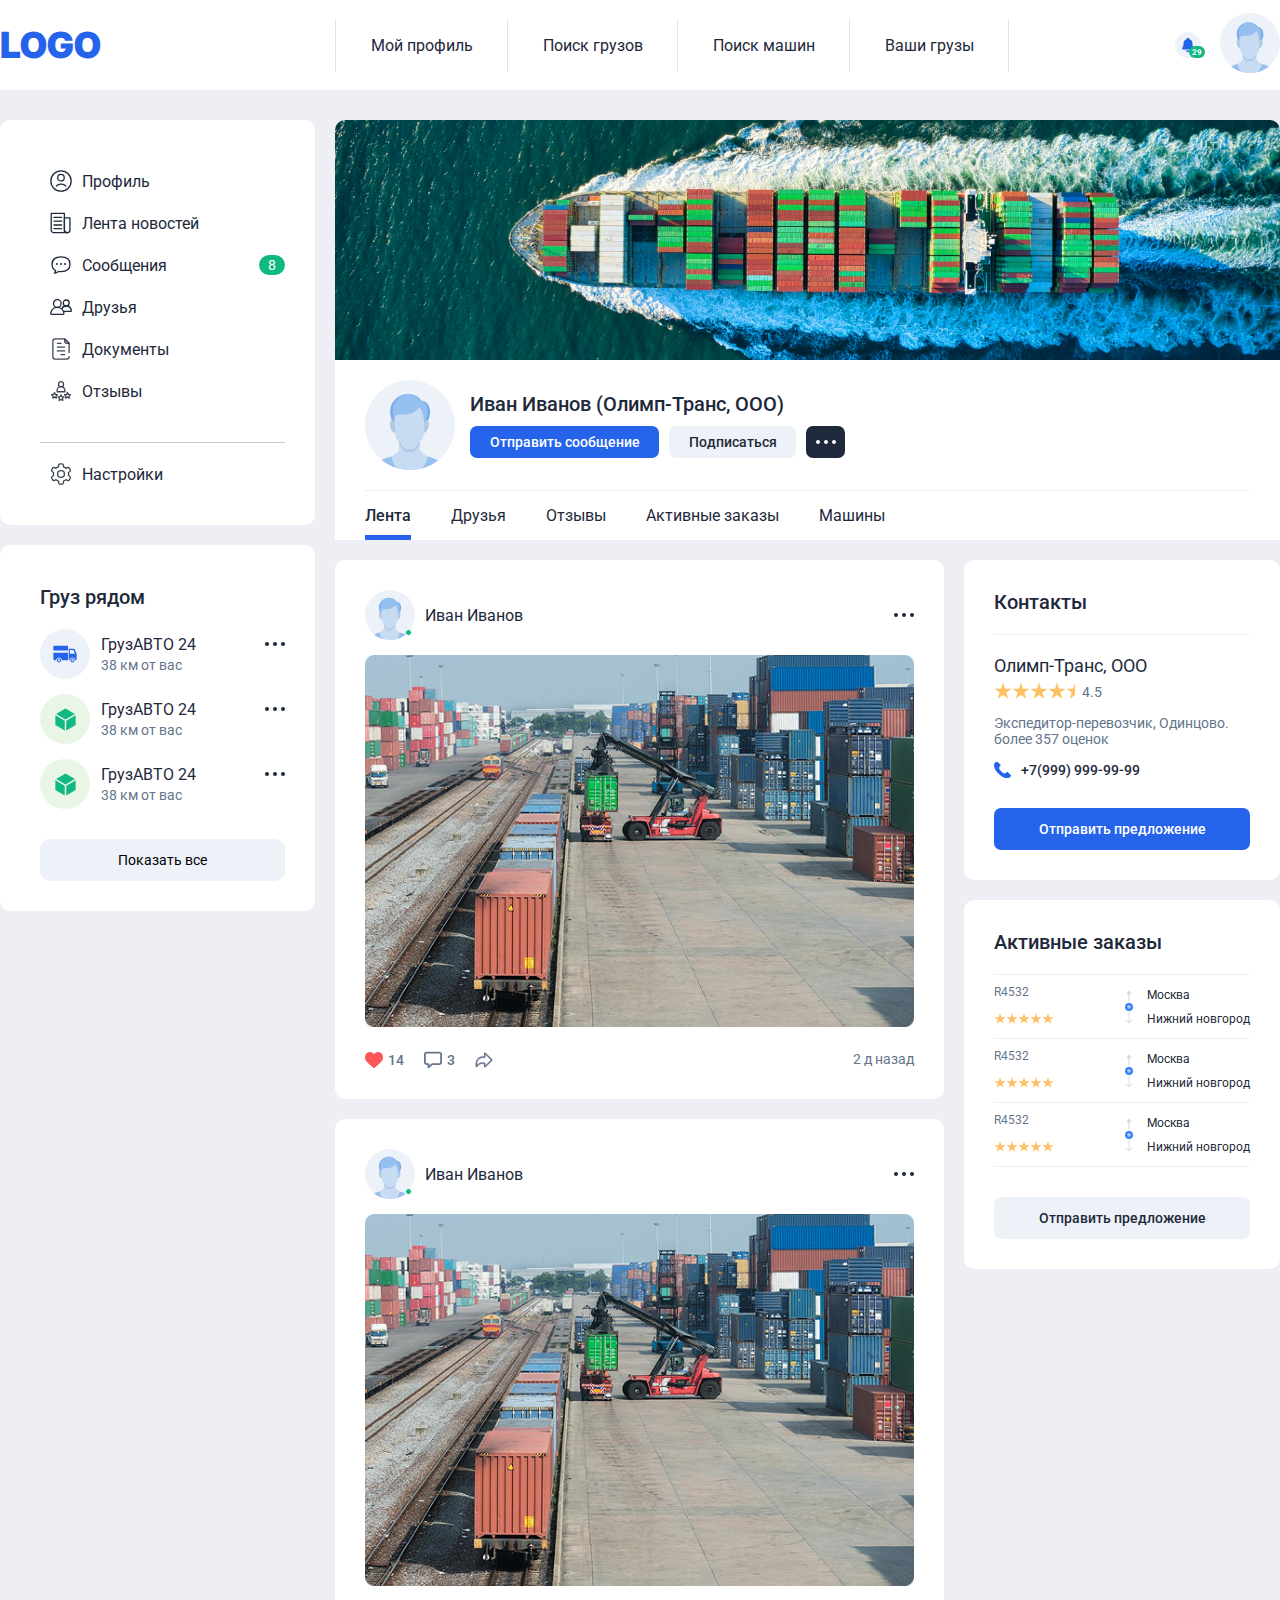
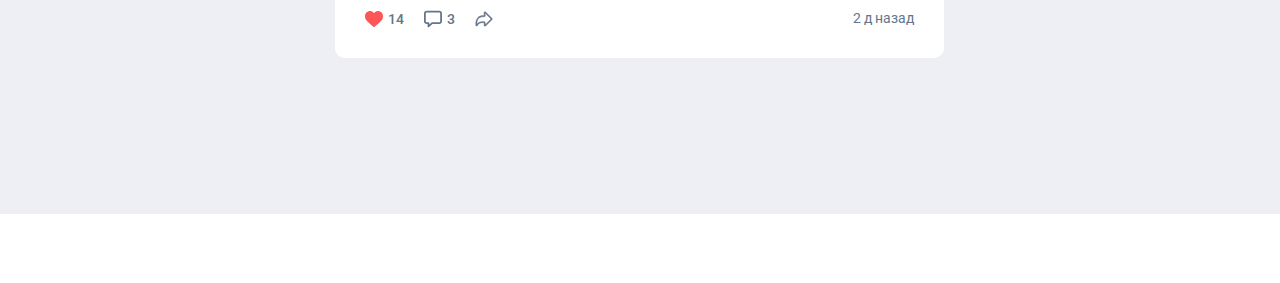
<file: index.html>
<!DOCTYPE html>
<html lang="en">
<head>
    <meta charset="UTF-8">
    <title>Title</title>
    <link rel="preconnect" href="https://fonts.googleapis.com">
    <link rel="preconnect" href="https://fonts.gstatic.com" crossorigin>
    <link href="https://fonts.googleapis.com/css2?family=Inter:ital,opsz,wght@0,14..32,100..900;1,14..32,100..900&display=swap" rel="stylesheet">
    <link rel="preconnect" href="https://fonts.googleapis.com">
    <link rel="preconnect" href="https://fonts.gstatic.com" crossorigin>
    <link href="https://fonts.googleapis.com/css2?family=Roboto:ital,wght@0,100..900;1,100..900&display=swap" rel="stylesheet">
    <link rel="stylesheet" href="css/main.css">
</head>
<body>
<header>
    <div class="container df a-center">
        <div class="header__logo">
            <a href="" class="logo">LOGO</a>
        </div>
        <ul class="menu df">
            <li class="menu__item">
                <a href="" class="menu__link">
                    Мой профиль
                </a>
            </li>
            <li class="menu__item">
                <a href="" class="menu__link">
                    Поиск грузов
                </a>
            </li>
            <li class="menu__item">
                <a href="" class="menu__link">
                    Поиск машин
                </a>
            </li>
            <li class="menu__item">
                <a href="" class="menu__link">
                    Ваши грузы
                </a>
            </li>
        </ul>
        <div class="header__profile df a-center">
            <div class="notification df a-center pr">
                <span class="notification__count df a-center j-center pa">29</span>
            </div>
            <div class="profile">
                <img src="images/user.svg" alt="user">
            </div>
        </div>
    </div>
</header>
<section>
    <div class="container df j-spc-btw">
        <aside>
            <div class="aside__block">
                 <ul class="aside__menu">
                <li class="aside__item">
                    <a href="" class="aside__link df a-center">
                        <img src="images/profile.svg" alt="">
                        Профиль</a>
                </li>
                <li class="aside__item">
                    <a href="" class="aside__link df a-center">
                        <img src="images/news.svg" alt="">
                        Лента новостей</a>
                </li>
                <li class="aside__item">
                    <a href="" class="aside__link df a-center">
                        <img src="images/message.svg" alt="">
                        Сообщения
                        <span class="aside__msg">8</span>
                    </a>
                </li>
                <li class="aside__item">
                    <a href="" class="aside__link df a-center">
                        <img src="images/friends.svg" alt="">
                        Друзья</a>
                </li>
                <li class="aside__item">
                    <a href="" class="aside__link df a-center">
                        <img src="images/documents.svg" alt="">
                        Документы</a>
                </li>
                <li class="aside__item">
                    <a href="" class="aside__link df a-center">
                        <img src="images/reviews.svg" alt="">
                        Отзывы</a>
                </li>
                <li class="aside__item">
                    <a href="" class="aside__link df a-center">
                        <img src="images/settings.svg" alt="">
                        Настройки</a>
                </li>
            </ul>
            </div>
            <div class="aside__block">
                <h2 class="section__title">Груз рядом</h2>
                <ul class="cargo df f-column">
                    <li class="cargo__item df a-center">
                      <div class="cargo__icon">
                          <img src="images/cargo.svg" alt="">
                      </div>
                        <div class="cargo__info">
                            <h3 class="cargo__name">ГрузАВТО 24</h3>
                            <p class="cargo__desc">38 км от вас</p>
                        </div>
                        <button class="btn btn__cargo"></button>
                    </li>
                    <li class="cargo__item df a-center">
                        <div class="cargo__icon cargo__icon--package">
                            <img src="images/package.svg" alt="">

                        </div>
                        <div class="cargo__info">
                            <h3 class="cargo__name">ГрузАВТО 24</h3>
                            <p class="cargo__desc">38 км от вас</p>
                        </div>
                        <button class="btn btn__cargo"></button>
                    </li>

                    <li class="cargo__item df a-center">
                        <div class="cargo__icon cargo__icon--package">
                            <img src="images/package.svg" alt="">

                        </div>
                        <div class="cargo__info">
                            <h3 class="cargo__name">ГрузАВТО 24</h3>
                            <p class="cargo__desc">38 км от вас</p>
                        </div>
                        <button class="btn btn__cargo"></button>
                    </li>

                    <li class="cargo__item df a-center">
                        <div class="cargo__icon cargo__icon--package">
                            <img src="images/package.svg" alt="">

                        </div>
                        <div class="cargo__info">
                            <h3 class="cargo__name">ГрузАВТО 24</h3>
                            <p class="cargo__desc">38 км от вас</p>
                        </div>
                        <button class="btn btn__cargo"></button>
                    </li>

                    <li class="cargo__item df a-center">
                        <div class="cargo__icon cargo__icon--package">
                            <img src="images/package.svg" alt="">
                        </div>
                        <div class="cargo__info">
                            <h3 class="cargo__name">ГрузАВТО 24</h3>
                            <p class="cargo__desc">38 км от вас</p>
                        </div>
                        <button class="btn btn__cargo"></button>
                    </li>

                </ul>
                <button class="btn btn__more">Показать все</button>
            </div>
        </aside>
        <main>
            <div class="banner">
                <div class="banner__img">
                    <img src="images/banner.jpg" alt="banner">
                </div>
                <div class="profile__info df a-center ">
                    <div class="profile__img">
                        <img src="images/user.svg" alt="user">
                    </div>
                    <div class="profile__actions">
                        <h1>Иван Иванов (Олимп-Транс, ООО)</h1>
                        <div class="profile__buttons df">
                            <a href="" class="btn btn__blue">Отправить сообщение</a>
                            <a href="" class="btn btn__gray">Подписаться</a>
                            <a href="" class="btn btn__more-info"></a>
                        </div>
                    </div>
                </div>
                <div class="profile__links">
                    <ul class="df ">
                        <li class="profile__link profile__link--active">
                            <a href="">Лента</a>
                        </li>
                        <li class="profile__link ">
                            <a href="">Друзья</a>
                        </li>
                        <li class="profile__link ">
                            <a href="">Отзывы</a>
                        </li>
                        <li class="profile__link ">
                            <a href="">Активные заказы</a>
                        </li>
                        <li class="profile__link ">
                            <a href="">Машины</a>
                        </li>

                    </ul>
                </div>


            </div>
            <div class="profile__content df j-spc-btw">
                <div class="posts">
                    <div class="post">
                        <div class="post__header df a-center">
                            <div class="post__img pr">
                                <img src="images/user.svg" alt="">
                                <span class="status status__active"></span>
                            </div>
                            <h2 class="post__user">Иван Иванов</h2>
                            <button class="btn btn__post-more"></button>
                        </div>
                        <div class="post__content">
                            <img src="images/post.png" alt="">
                        </div>
                        <div class="post__footer df j-spc-btw">
                            <div class="post__actions df">
                                   <button class="btn btn__like">14</button>
                                    <button class="btn btn__comment">3</button>
                                    <button class="btn btn__share"></button>
                            </div>
                            <div class="post__date">2 д назад</div>
                        </div>
                    </div>
                    <div class="post">
                        <div class="post__header df a-center">
                            <div class="post__img pr">
                                <img src="images/user.svg" alt="">
                                <span class="status status__active"></span>
                            </div>
                            <h2 class="post__user">Иван Иванов</h2>
                            <button class="btn btn__post-more"></button>
                        </div>
                        <div class="post__content">
                            <img src="images/post.png" alt="">
                        </div>
                        <div class="post__footer df j-spc-btw">
                            <div class="post__actions df">
                                <button class="btn btn__like">14</button>
                                <button class="btn btn__comment">3</button>
                                <button class="btn btn__share"></button>
                            </div>
                            <div class="post__date">2 д назад</div>
                        </div>
                    </div>
                </div>
                <div class="profile__aside">
                    <div class="aside__contacts">
                        <h2 class="section__title">Контакты</h2>
                        <div class="contact__info">
                            <h3 class="company__name">Олимп-Транс, ООО</h3>
                            <div class="review df a-center">
                                <img src="images/4.5.svg" alt="">
                                4.5
                            </div>
                            <p class="company__desc">
                                Экспедитор-перевозчик, Одинцово. более 357 оценок
                            </p>
                            <a href="tel:+7(999) 999-99-99" class="company__phone">+7(999) 999-99-99</a>
                        </div>
                        <button class="btn btn__blue btn__request">Отправить предложение</button>
                    </div>
                    <div class="aside__contacts">
                        <h2 class="section__title">Активные заказы</h2>
                        <div class="orders df f-column">
                            <div class="order__item df a-center j-spc-btw">
                                <div class="order__info df f-column">
                                    <div class="order__number">R4532</div>
                                    <div class="order__review">
                                        <img src="images/5.svg" alt="5">
                                    </div>
                                </div>
                                <div class="order__place df f-column">
                                    <div class="start__place">Москва</div>
                                    <div class="end__place">Нижний новгород</div>
                                </div>
                            </div>
                            <div class="order__item df a-center j-spc-btw">
                                <div class="order__info df f-column">
                                    <div class="order__number">R4532</div>
                                    <div class="order__review">
                                        <img src="images/5.svg" alt="5">
                                    </div>
                                </div>
                                <div class="order__place df f-column">
                                    <div class="start__place">Москва</div>
                                    <div class="end__place">Нижний новгород</div>
                                </div>
                            </div>
                            <div class="order__item df a-center j-spc-btw">
                                <div class="order__info df f-column">
                                    <div class="order__number">R4532</div>
                                    <div class="order__review">
                                        <img src="images/5.svg" alt="5">
                                    </div>
                                </div>
                                <div class="order__place df f-column">
                                    <div class="start__place">Москва</div>
                                    <div class="end__place">Нижний новгород</div>
                                </div>
                            </div>

                        </div>
                        <button class="btn btn__gray btn__show-more">Отправить предложение</button>
                    </div>
                </div>
            </div>
        </main>
    </div>
</section>
<footer></footer>
<script src="js/main.js"></script>
</body>
</html>
</file>
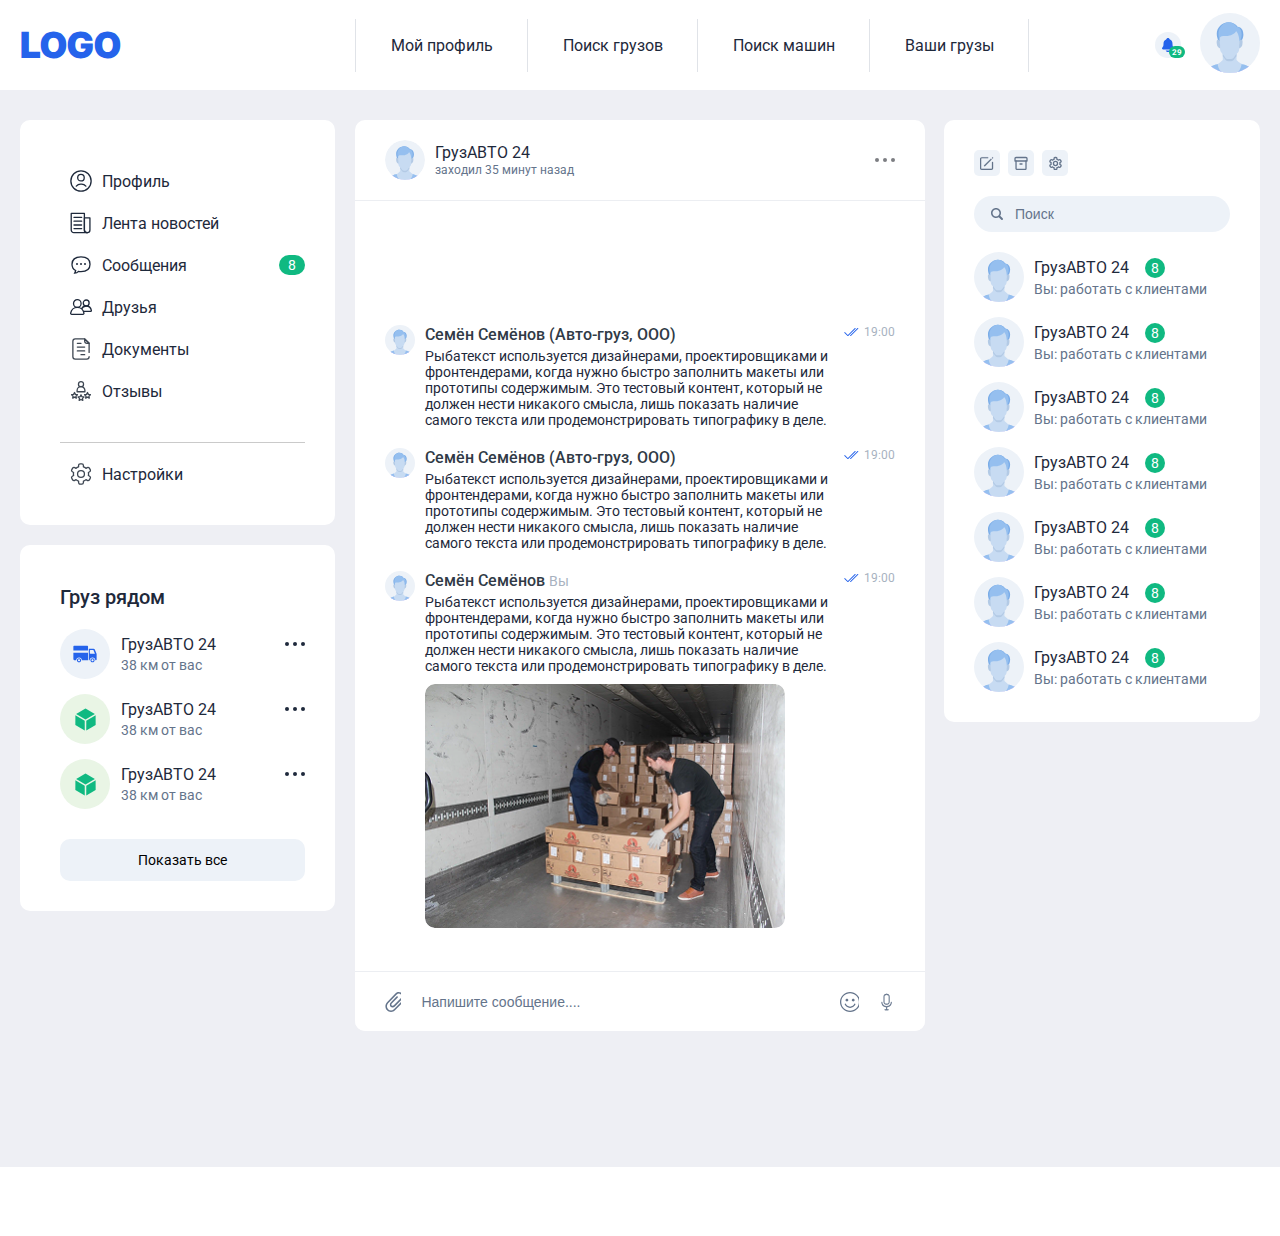
<file: add-review.html>
<!DOCTYPE html>
<html lang="en">
<head>
    <meta charset="UTF-8">
    <meta name="viewport" content="width=device-width, initial-scale=1" />

    <title>Title</title>
    <link rel="preconnect" href="https://fonts.googleapis.com">
    <link rel="preconnect" href="https://fonts.gstatic.com" crossorigin>
    <link href="https://fonts.googleapis.com/css2?family=Inter:ital,opsz,wght@0,14..32,100..900;1,14..32,100..900&display=swap" rel="stylesheet">
    <link rel="preconnect" href="https://fonts.googleapis.com">
    <link rel="preconnect" href="https://fonts.gstatic.com" crossorigin>
    <link href="https://fonts.googleapis.com/css2?family=Roboto:ital,wght@0,100..900;1,100..900&display=swap" rel="stylesheet">
    <link rel="stylesheet" href="css/main.css">
    <link rel="stylesheet" href="css/media.css">

</head>
<body>
<header>
    <div class="container df a-center">
        <div class="header__logo">
            <a href="" class="logo">LOGO</a>
        </div>
        <ul class="menu df">
            <li class="menu__item">
                <a href="" class="menu__link">
                    Мой профиль
                </a>
            </li>
            <li class="menu__item">
                <a href="" class="menu__link">
                    Поиск грузов
                </a>
            </li>
            <li class="menu__item">
                <a href="" class="menu__link">
                    Поиск машин
                </a>
            </li>
            <li class="menu__item">
                <a href="" class="menu__link">
                    Ваши грузы
                </a>
            </li>
        </ul>
        <div class="header__profile df a-center">
            <button class="btn btn__mobile"></button>
            <div class="notification df a-center pr">
                <span class="notification__count df a-center j-center pa">29</span>
            </div>
            <div class="profile">
                <img src="images/user.svg" alt="user">
            </div>
        </div>
    </div>
</header>
<section class="add-review__section">
    <div class="container df j-spc-btw">
        <button class="btn btn__aside">
            <svg xmlns:xlink="http://www.w3.org/1999/xlink" xmlns="http://www.w3.org/2000/svg" width="128" height="128" viewBox="0 0 24 24" fill="none">
                <path d="M3 3L3 21" stroke="#323232" stroke-width="2" stroke-linecap="round" stroke-linejoin="round"/>
                <path d="M16 12L7 12" stroke="#323232" stroke-width="2" stroke-linecap="round" stroke-linejoin="round"/>
                <path d="M13 15L14.5858 13.4142C15.3668 12.6332 15.3668 11.3668 14.5858 10.5858L13 9" stroke="#323232" stroke-width="2" stroke-linecap="round" stroke-linejoin="round"/>
            </svg>
        </button>
        <aside>
            <div class="aside__block">
                 <ul class="aside__menu">
                <li class="aside__item">
                    <a href="" class="aside__link df a-center">
                        <img src="images/profile.svg" alt="">
                        Профиль</a>
                </li>
                <li class="aside__item">
                    <a href="" class="aside__link df a-center">
                        <img src="images/news.svg" alt="">
                        Лента новостей</a>
                </li>
                <li class="aside__item">
                    <a href="" class="aside__link df a-center">
                        <img src="images/message.svg" alt="">
                        Сообщения
                        <span class="aside__msg">8</span>
                    </a>
                </li>
                <li class="aside__item">
                    <a href="" class="aside__link df a-center">
                        <img src="images/friends.svg" alt="">
                        Друзья</a>
                </li>
                <li class="aside__item">
                    <a href="" class="aside__link df a-center">
                        <img src="images/documents.svg" alt="">
                        Документы</a>
                </li>
                <li class="aside__item">
                    <a href="" class="aside__link df a-center">
                        <img src="images/reviews.svg" alt="">
                        Отзывы</a>
                </li>
                <li class="aside__item">
                    <a href="" class="aside__link df a-center">
                        <img src="images/settings.svg" alt="">
                        Настройки</a>
                </li>
            </ul>
            </div>
            <div class="aside__block">
                <h2 class="section__title">Груз рядом</h2>
                <ul class="cargo df f-column">
                    <li class="cargo__item df a-center">
                      <div class="cargo__icon">
                          <img src="images/cargo.svg" alt="">
                      </div>
                        <div class="cargo__info">
                            <h3 class="cargo__name">ГрузАВТО 24</h3>
                            <p class="cargo__desc">38 км от вас</p>
                        </div>
                        <button class="btn btn__cargo"></button>
                    </li>
                    <li class="cargo__item df a-center">
                        <div class="cargo__icon cargo__icon--package">
                            <img src="images/package.svg" alt="">

                        </div>
                        <div class="cargo__info">
                            <h3 class="cargo__name">ГрузАВТО 24</h3>
                            <p class="cargo__desc">38 км от вас</p>
                        </div>
                        <button class="btn btn__cargo"></button>
                    </li>

                    <li class="cargo__item df a-center">
                        <div class="cargo__icon cargo__icon--package">
                            <img src="images/package.svg" alt="">

                        </div>
                        <div class="cargo__info">
                            <h3 class="cargo__name">ГрузАВТО 24</h3>
                            <p class="cargo__desc">38 км от вас</p>
                        </div>
                        <button class="btn btn__cargo"></button>
                    </li>

                    <li class="cargo__item df a-center">
                        <div class="cargo__icon cargo__icon--package">
                            <img src="images/package.svg" alt="">

                        </div>
                        <div class="cargo__info">
                            <h3 class="cargo__name">ГрузАВТО 24</h3>
                            <p class="cargo__desc">38 км от вас</p>
                        </div>
                        <button class="btn btn__cargo"></button>
                    </li>

                    <li class="cargo__item df a-center">
                        <div class="cargo__icon cargo__icon--package">
                            <img src="images/package.svg" alt="">
                        </div>
                        <div class="cargo__info">
                            <h3 class="cargo__name">ГрузАВТО 24</h3>
                            <p class="cargo__desc">38 км от вас</p>
                        </div>
                        <button class="btn btn__cargo"></button>
                    </li>

                </ul>
                <button class="btn btn__more">Показать все</button>
            </div>
        </aside>
        <main>
            <div class="profile__content df j-spc-btw">
                <div class="add-review">
                    <div class="user df j-spc-btw a-center">
                        <div class="user__info df">
                            <img src="images/user.svg" alt="">
                            <div class="df f-column j-center">
                                <h2 class="user__name">ГрузАВТО 24</h2>
                                <p class="user__time">заходил 35 минут назад</p>
                            </div>
                        </div>
                        <button class="btn btn__user--more"></button>
                    </div>
                    <div class="review__content">
                        <div class="review__item">
                            <div class="review__header">
                                <div class="review__user--info df">
                                    <img src="images/user.svg" alt="">
                                    <div class="review__user df f-column j-center">
                                        <h3 class="review__user--name">Семён Семёнов (Авто-груз, ООО)</h3>
                                        <div class="review__body">
                                            <p>Рыбатекст используется дизайнерами, проектировщиками и фронтендерами, когда нужно быстро заполнить макеты или прототипы содержимым. Это тестовый контент, который не должен нести никакого смысла, лишь показать наличие самого текста или продемонстрировать типографику в деле.</p>
                                        </div>
                                    </div>
                                    <div class="review__date df ">
                                        <svg width="16" height="14" viewBox="0 0 16 14" fill="none" xmlns="http://www.w3.org/2000/svg">
                                            <path d="M4.8861 11.109C4.7671 11.109 4.653 11.0621 4.569 10.9781L1.475 7.88408C1.3 7.70908 1.3 7.42558 1.475 7.25058C1.65 7.07558 1.9335 7.07558 2.1085 7.25058L4.8861 10.0275L11.891 3.02188C12.066 2.84687 12.3495 2.84687 12.5245 3.02188C12.6995 3.19688 12.6995 3.48037 12.5245 3.65538L5.2025 10.9774C5.1185 11.0621 5.0051 11.109 4.8861 11.109Z" fill="#2563EB"/>
                                            <path d="M7.54228 11.109C7.42328 11.109 7.30918 11.0621 7.22518 10.9781C7.05018 10.8031 7.04976 10.5196 7.22476 10.3446C7.39976 10.1696 7.26771 10.3021 7.54228 10.0275L14.5472 3.02188C14.7222 2.84687 15.0057 2.84687 15.1807 3.02188C15.3557 3.19688 15.3557 3.48037 15.1807 3.65538L7.85868 10.9774C7.77468 11.0621 7.66128 11.109 7.54228 11.109Z" fill="#2563EB"/>
                                        </svg>
                                        <span>19:00</span>
                                    </div>
                                </div>

                            </div>


                        </div>
                        <div class="review__item">
                            <div class="review__header">
                                <div class="review__user--info df">
                                    <img src="images/user.svg" alt="">
                                    <div class="review__user df f-column j-center">
                                        <h3 class="review__user--name">Семён Семёнов (Авто-груз, ООО)</h3>
                                        <div class="review__body">
                                            <p>Рыбатекст используется дизайнерами, проектировщиками и фронтендерами, когда нужно быстро заполнить макеты или прототипы содержимым. Это тестовый контент, который не должен нести никакого смысла, лишь показать наличие самого текста или продемонстрировать типографику в деле.</p>
                                        </div>
                                    </div>
                                    <div class="review__date df ">
                                        <svg width="16" height="14" viewBox="0 0 16 14" fill="none" xmlns="http://www.w3.org/2000/svg">
                                            <path d="M4.8861 11.109C4.7671 11.109 4.653 11.0621 4.569 10.9781L1.475 7.88408C1.3 7.70908 1.3 7.42558 1.475 7.25058C1.65 7.07558 1.9335 7.07558 2.1085 7.25058L4.8861 10.0275L11.891 3.02188C12.066 2.84687 12.3495 2.84687 12.5245 3.02188C12.6995 3.19688 12.6995 3.48037 12.5245 3.65538L5.2025 10.9774C5.1185 11.0621 5.0051 11.109 4.8861 11.109Z" fill="#2563EB"/>
                                            <path d="M7.54228 11.109C7.42328 11.109 7.30918 11.0621 7.22518 10.9781C7.05018 10.8031 7.04976 10.5196 7.22476 10.3446C7.39976 10.1696 7.26771 10.3021 7.54228 10.0275L14.5472 3.02188C14.7222 2.84687 15.0057 2.84687 15.1807 3.02188C15.3557 3.19688 15.3557 3.48037 15.1807 3.65538L7.85868 10.9774C7.77468 11.0621 7.66128 11.109 7.54228 11.109Z" fill="#2563EB"/>
                                        </svg>
                                        <span>19:00</span>
                                    </div>
                                </div>

                            </div>


                        </div>
                        <div class="review__item">
                            <div class="review__header">
                                <div class="review__user--info df">
                                    <img src="images/user.svg" alt="">
                                    <div class="review__user df f-column j-center">
                                        <h3 class="review__user--name">Семён Семёнов <span>Вы</span></h3>
                                        <div class="review__body">
                                            <p>Рыбатекст используется дизайнерами, проектировщиками и фронтендерами, когда нужно быстро заполнить макеты или прототипы содержимым. Это тестовый контент, который не должен нести никакого смысла, лишь показать наличие самого текста или продемонстрировать типографику в деле.</p>
                                            <img src="images/review.png" alt="">
                                        </div>
                                    </div>
                                    <div class="review__date df ">
                                        <svg width="16" height="14" viewBox="0 0 16 14" fill="none" xmlns="http://www.w3.org/2000/svg">
                                            <path d="M4.8861 11.109C4.7671 11.109 4.653 11.0621 4.569 10.9781L1.475 7.88408C1.3 7.70908 1.3 7.42558 1.475 7.25058C1.65 7.07558 1.9335 7.07558 2.1085 7.25058L4.8861 10.0275L11.891 3.02188C12.066 2.84687 12.3495 2.84687 12.5245 3.02188C12.6995 3.19688 12.6995 3.48037 12.5245 3.65538L5.2025 10.9774C5.1185 11.0621 5.0051 11.109 4.8861 11.109Z" fill="#2563EB"/>
                                            <path d="M7.54228 11.109C7.42328 11.109 7.30918 11.0621 7.22518 10.9781C7.05018 10.8031 7.04976 10.5196 7.22476 10.3446C7.39976 10.1696 7.26771 10.3021 7.54228 10.0275L14.5472 3.02188C14.7222 2.84687 15.0057 2.84687 15.1807 3.02188C15.3557 3.19688 15.3557 3.48037 15.1807 3.65538L7.85868 10.9774C7.77468 11.0621 7.66128 11.109 7.54228 11.109Z" fill="#2563EB"/>
                                        </svg>
                                        <span>19:00</span>
                                    </div>
                                </div>

                            </div>


                        </div>
                    </div>
                    <div class="review__form df">
                        <button class="btn btn__file"></button>
                        <input type="text" placeholder="Напишите сообщение...." class="review__input">
                        <button class="btn btn__smiles"></button>
                        <button class="btn btn__records"></button>

                    </div>

                </div>
                <div class="profile__aside">
                    <div class="aside__contacts">
                        <div class="review__actions df ">
                            <button class="btn btn__add-review"></button>
                            <button class="btn btn__archive"></button>
                            <button class="btn btn__settings"></button>
                        </div>
                        <div class="search">
                            <span class="search__icon"></span>
                            <input type="text" class="search__input" placeholder="Поиск">
                        </div>
                        <div class="contact__list df f-column">
                            <div class="contact__item df a-center">
                                <img src="images/user.svg" alt="">
                                <div class="contact__item--info df f-column j-center">
                                    <h2 class="contact__item--title">ГрузАВТО 24 <span class="msg__count">8</span></h2>
                                    <p class="contact__item--text">Вы: работать с клиентами </p>
                                </div>
                            </div>
                            <div class="contact__item df a-center">
                                <img src="images/user.svg" alt="">
                                <div class="contact__item--info df f-column j-center">
                                    <h2 class="contact__item--title">ГрузАВТО 24 <span class="msg__count">8</span></h2>
                                    <p class="contact__item--text">Вы: работать с клиентами </p>
                                </div>
                            </div>
                            <div class="contact__item df a-center">
                                <img src="images/user.svg" alt="">
                                <div class="contact__item--info df f-column j-center">
                                    <h2 class="contact__item--title">ГрузАВТО 24 <span class="msg__count">8</span></h2>
                                    <p class="contact__item--text">Вы: работать с клиентами </p>
                                </div>
                            </div>
                            <div class="contact__item df a-center">
                                <img src="images/user.svg" alt="">
                                <div class="contact__item--info df f-column j-center">
                                    <h2 class="contact__item--title">ГрузАВТО 24 <span class="msg__count">8</span></h2>
                                    <p class="contact__item--text">Вы: работать с клиентами </p>
                                </div>
                            </div>
                            <div class="contact__item df a-center">
                                <img src="images/user.svg" alt="">
                                <div class="contact__item--info df f-column j-center">
                                    <h2 class="contact__item--title">ГрузАВТО 24 <span class="msg__count">8</span></h2>
                                    <p class="contact__item--text">Вы: работать с клиентами </p>
                                </div>
                            </div>
                            <div class="contact__item df a-center">
                                <img src="images/user.svg" alt="">
                                <div class="contact__item--info df f-column j-center">
                                    <h2 class="contact__item--title">ГрузАВТО 24 <span class="msg__count">8</span></h2>
                                    <p class="contact__item--text">Вы: работать с клиентами </p>
                                </div>
                            </div>
                            <div class="contact__item df a-center">
                                <img src="images/user.svg" alt="">
                                <div class="contact__item--info df f-column j-center">
                                    <h2 class="contact__item--title">ГрузАВТО 24 <span class="msg__count">8</span></h2>
                                    <p class="contact__item--text">Вы: работать с клиентами </p>
                                </div>
                            </div>
                        </div>
                    </div>

                </div>
            </div>
        </main>
    </div>
</section>
<footer></footer>
<script src="js/main.js"></script>
</body>
</html>
</file>
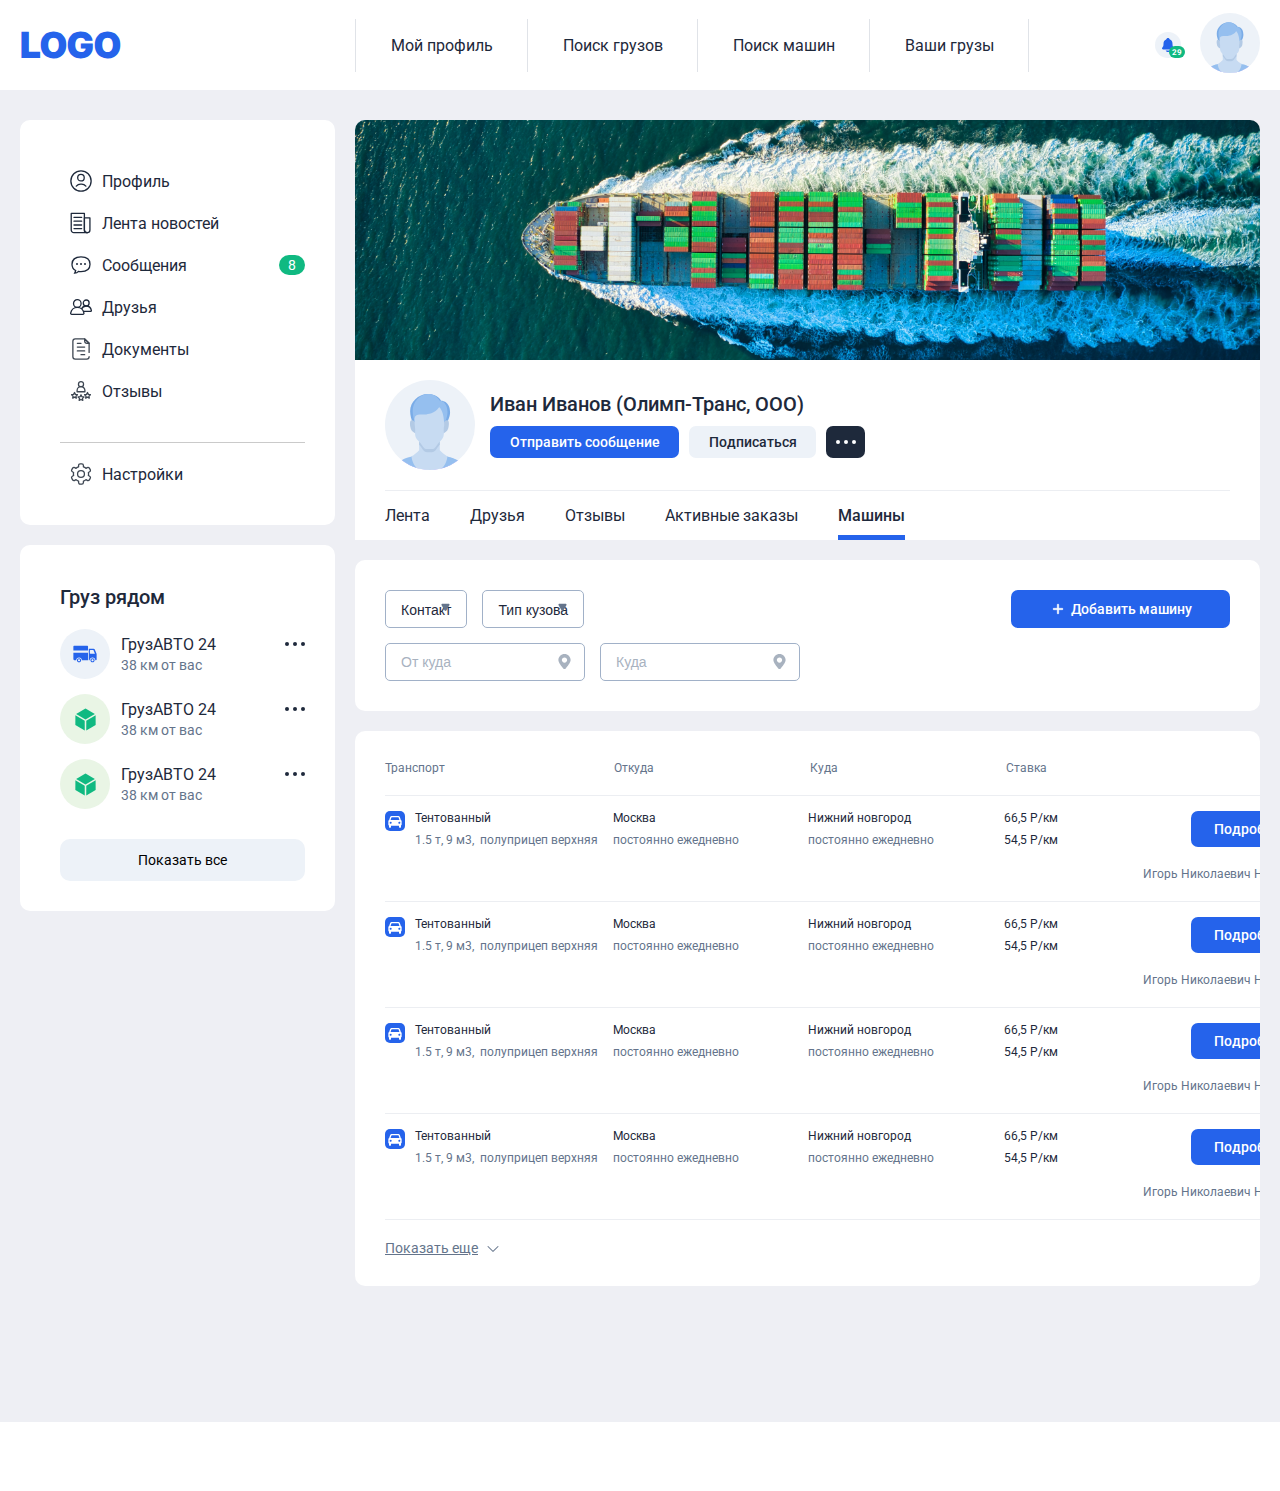
<file: cars.html>
<!DOCTYPE html>
<html lang="en">
<head>
    <meta charset="UTF-8">
    <meta name="viewport" content="width=device-width, initial-scale=1" />

    <title>Title</title>
    <link rel="preconnect" href="https://fonts.googleapis.com">
    <link rel="preconnect" href="https://fonts.gstatic.com" crossorigin>
    <link href="https://fonts.googleapis.com/css2?family=Inter:ital,opsz,wght@0,14..32,100..900;1,14..32,100..900&display=swap" rel="stylesheet">
    <link rel="preconnect" href="https://fonts.googleapis.com">
    <link rel="preconnect" href="https://fonts.gstatic.com" crossorigin>
    <link href="https://fonts.googleapis.com/css2?family=Roboto:ital,wght@0,100..900;1,100..900&display=swap" rel="stylesheet">
    <link rel="stylesheet" href="css/main.css">
    <link rel="stylesheet" href="css/media.css">

</head>
<body>
<header>
    <div class="container df a-center">
        <div class="header__logo">
            <a href="" class="logo">LOGO</a>
        </div>
        <ul class="menu df">
            <li class="menu__item">
                <a href="" class="menu__link">
                    Мой профиль
                </a>
            </li>
            <li class="menu__item">
                <a href="" class="menu__link">
                    Поиск грузов
                </a>
            </li>
            <li class="menu__item">
                <a href="" class="menu__link">
                    Поиск машин
                </a>
            </li>
            <li class="menu__item">
                <a href="" class="menu__link">
                    Ваши грузы
                </a>
            </li>
        </ul>
        <div class="header__profile df a-center">
            <button class="btn btn__mobile"></button>
            <div class="notification df a-center pr">
                <span class="notification__count df a-center j-center pa">29</span>
            </div>
            <div class="profile">
                <img src="images/user.svg" alt="user">
            </div>
        </div>
    </div>
</header>
<section>
    <div class="container df j-spc-btw">
        <button class="btn btn__aside">
            <svg xmlns:xlink="http://www.w3.org/1999/xlink" xmlns="http://www.w3.org/2000/svg" width="128" height="128" viewBox="0 0 24 24" fill="none">
                <path d="M3 3L3 21" stroke="#323232" stroke-width="2" stroke-linecap="round" stroke-linejoin="round"/>
                <path d="M16 12L7 12" stroke="#323232" stroke-width="2" stroke-linecap="round" stroke-linejoin="round"/>
                <path d="M13 15L14.5858 13.4142C15.3668 12.6332 15.3668 11.3668 14.5858 10.5858L13 9" stroke="#323232" stroke-width="2" stroke-linecap="round" stroke-linejoin="round"/>
            </svg>
        </button>
        <aside>
            <div class="aside__block">
                 <ul class="aside__menu">
                <li class="aside__item">
                    <a href="" class="aside__link df a-center">
                        <img src="images/profile.svg" alt="">
                        Профиль</a>
                </li>
                <li class="aside__item">
                    <a href="" class="aside__link df a-center">
                        <img src="images/news.svg" alt="">
                        Лента новостей</a>
                </li>
                <li class="aside__item">
                    <a href="" class="aside__link df a-center">
                        <img src="images/message.svg" alt="">
                        Сообщения
                        <span class="aside__msg">8</span>
                    </a>
                </li>
                <li class="aside__item">
                    <a href="" class="aside__link df a-center">
                        <img src="images/friends.svg" alt="">
                        Друзья</a>
                </li>
                <li class="aside__item">
                    <a href="" class="aside__link df a-center">
                        <img src="images/documents.svg" alt="">
                        Документы</a>
                </li>
                <li class="aside__item">
                    <a href="" class="aside__link df a-center">
                        <img src="images/reviews.svg" alt="">
                        Отзывы</a>
                </li>
                <li class="aside__item">
                    <a href="" class="aside__link df a-center">
                        <img src="images/settings.svg" alt="">
                        Настройки</a>
                </li>
            </ul>
            </div>
            <div class="aside__block">
                <h2 class="section__title">Груз рядом</h2>
                <ul class="cargo df f-column">
                    <li class="cargo__item df a-center">
                      <div class="cargo__icon">
                          <img src="images/cargo.svg" alt="">
                      </div>
                        <div class="cargo__info">
                            <h3 class="cargo__name">ГрузАВТО 24</h3>
                            <p class="cargo__desc">38 км от вас</p>
                        </div>
                        <button class="btn btn__cargo"></button>
                    </li>
                    <li class="cargo__item df a-center">
                        <div class="cargo__icon cargo__icon--package">
                            <img src="images/package.svg" alt="">

                        </div>
                        <div class="cargo__info">
                            <h3 class="cargo__name">ГрузАВТО 24</h3>
                            <p class="cargo__desc">38 км от вас</p>
                        </div>
                        <button class="btn btn__cargo"></button>
                    </li>

                    <li class="cargo__item df a-center">
                        <div class="cargo__icon cargo__icon--package">
                            <img src="images/package.svg" alt="">

                        </div>
                        <div class="cargo__info">
                            <h3 class="cargo__name">ГрузАВТО 24</h3>
                            <p class="cargo__desc">38 км от вас</p>
                        </div>
                        <button class="btn btn__cargo"></button>
                    </li>

                    <li class="cargo__item df a-center">
                        <div class="cargo__icon cargo__icon--package">
                            <img src="images/package.svg" alt="">

                        </div>
                        <div class="cargo__info">
                            <h3 class="cargo__name">ГрузАВТО 24</h3>
                            <p class="cargo__desc">38 км от вас</p>
                        </div>
                        <button class="btn btn__cargo"></button>
                    </li>

                    <li class="cargo__item df a-center">
                        <div class="cargo__icon cargo__icon--package">
                            <img src="images/package.svg" alt="">
                        </div>
                        <div class="cargo__info">
                            <h3 class="cargo__name">ГрузАВТО 24</h3>
                            <p class="cargo__desc">38 км от вас</p>
                        </div>
                        <button class="btn btn__cargo"></button>
                    </li>

                </ul>
                <button class="btn btn__more">Показать все</button>
            </div>
        </aside>
        <main>
            <div class="banner">
                <div class="banner__img">
                    <img src="images/banner.jpg" alt="banner">
                </div>
                <div class="profile__info df a-center ">
                    <div class="profile__img">
                        <img src="images/user.svg" alt="user">
                    </div>
                    <div class="profile__actions">
                        <h1>Иван Иванов (Олимп-Транс, ООО)</h1>
                        <div class="profile__buttons df">
                            <a href="" class="btn btn__blue">Отправить сообщение</a>
                            <a href="" class="btn btn__gray">Подписаться</a>
                            <a href="" class="btn btn__more-info"></a>
                        </div>
                    </div>
                </div>
                <div class="profile__links">
                    <ul class="df ">
                        <li class="profile__link ">
                            <a href="">Лента</a>
                        </li>
                        <li class="profile__link ">
                            <a href="">Друзья</a>
                        </li>
                        <li class="profile__link  ">
                            <a href="">Отзывы</a>
                        </li>
                        <li class="profile__link ">
                            <a href="">Активные заказы</a>
                        </li>
                        <li class="profile__link profile__link--active">
                            <a href="">Машины</a>
                        </li>

                    </ul>
                </div>


            </div>
            <div class="profile__content df f-column ">
                <div class="filters df j-spc-btw">
                    <div class="filter__col">
                        <div class="filter__row df">
                            <div class="custom-select">
                                <select name="contacts">
                                    <option value="0">Контакт</option>
                                    <option value="1">Контакт 1</option>
                                    <option value="2">Контакт 2</option>
                                    <option value="3">Контакт 3</option>
                                    <option value="4">Контакт 4</option>
                                    <option value="5">Контакт 5</option>
                                </select>
                            </div>
                            <div class="custom-select">
                                <select name="car-type">
                                    <option value="0">Тип кузова</option>
                                    <option value="1">Тип кузова 1</option>
                                    <option value="2">Тип кузова 2</option>
                                    <option value="3">Тип кузова 3</option>
                                    <option value="4">Тип кузова 4</option>
                                    <option value="5">Тип кузова 5</option>
                                </select>
                            </div>
                        </div>
                        <div class="filter__row df">
                            <div class="input__block">
                                <input type="text" placeholder="От куда " class="filter__input">
                                <span class="place__icon"></span>
                            </div>
                            <div class="input__block">
                                <input type="text" placeholder="Куда" class="filter__input">
                                <span class="place__icon"></span>
                            </div>
                        </div>
                    </div>
                    <div class="filter__col">
                        <button class="btn btn__blue btn__add">
                            <svg width="15" height="16" viewBox="0 0 15 16" fill="none" xmlns="http://www.w3.org/2000/svg">
                            <path d="M11.2857 8.71429C11.4752 8.71429 11.6568 8.63903 11.7908 8.50508C11.9247 8.37112 12 8.18944 12 8C12 7.81056 11.9247 7.62888 11.7908 7.49492C11.6568 7.36097 11.4752 7.28571 11.2857 7.28571H7.71429V3.71429C7.71429 3.52485 7.63903 3.34316 7.50508 3.20921C7.37112 3.07526 7.18944 3 7 3C6.81056 3 6.62888 3.07526 6.49492 3.20921C6.36097 3.34316 6.28571 3.52485 6.28571 3.71429V7.28571H2.71429C2.52485 7.28571 2.34316 7.36097 2.20921 7.49492C2.07526 7.62888 2 7.81056 2 8C2 8.18944 2.07526 8.37112 2.20921 8.50508C2.34316 8.63903 2.52485 8.71429 2.71429 8.71429H6.28571V12.2857C6.28571 12.4752 6.36097 12.6568 6.49492 12.7908C6.62888 12.9247 6.81056 13 7 13C7.18944 13 7.37112 12.9247 7.50508 12.7908C7.63903 12.6568 7.71429 12.4752 7.71429 12.2857V8.71429H11.2857Z" fill="white" stroke="white" stroke-width="0.5"/>
                        </svg>
                             Добавить машину</button>
                    </div>
                </div>
                <div class="cars">
                    <div class="car__list">
                        <div class="car__header df">
                            <div class="car__type--header">Транспорт</div>
                            <div class="car__start--header">Откуда</div>
                            <div class="car__end--header">Куда</div>
                            <div class="car__price--header">Ставка</div>
                            <div class="car__more--header"></div>
                        </div>
                        <div class="order__body df">
                            <div class="car__number-info df">
                                <div class="car__icon ">
                                    <img src="images/car.svg" alt="">
                                </div>
                                <div class="car__info df f-column ">
                                    <div class="car__type">Тентованный</div>
                                    <div class="car__desc">
                                        1.5 т, 9 м3, 
                                        полуприцеп верхняя
                                    </div>
                                </div>
                            </div>
                            <div class="car__place--start df f-column">
                                <div class="start__place">Москва</div>
                                <div class="start__place--desc">постоянно ежедневно</div>
                            </div>
                            <div class="car__place--end df f-column ">
                                <div class="end__place">Нижний новгород</div>
                                <div class="end__place--desc">постоянно ежедневно</div>
                            </div>

                            <div class="car__price df f-column ">
                                <div class="start__price">66,5 Р/км</div>
                                <div class="end__price">54,5 Р/км</div>
                            </div>
                            <div class="car__button df a-end f-column j-spc-btw">
                                <a href="" class="btn btn__blue">Подробнее</a>
                                <p class="car__driver">Игорь Николаевич Николаев</p>
                            </div>

                        </div>
                        <div class="order__body df">
                            <div class="car__number-info df">
                                <div class="car__icon ">
                                    <img src="images/car.svg" alt="">
                                </div>
                                <div class="car__info df f-column ">
                                    <div class="car__type">Тентованный</div>
                                    <div class="car__desc">
                                        1.5 т, 9 м3, 
                                        полуприцеп верхняя
                                    </div>
                                </div>
                            </div>
                            <div class="car__place--start df f-column">
                                <div class="start__place">Москва</div>
                                <div class="start__place--desc">постоянно ежедневно</div>
                            </div>
                            <div class="car__place--end df f-column ">
                                <div class="end__place">Нижний новгород</div>
                                <div class="end__place--desc">постоянно ежедневно</div>
                            </div>

                            <div class="car__price df f-column ">
                                <div class="start__price">66,5 Р/км</div>
                                <div class="end__price">54,5 Р/км</div>
                            </div>
                            <div class="car__button df a-end f-column j-spc-btw">
                                <a href="" class="btn btn__blue">Подробнее</a>
                                <p class="car__driver">Игорь Николаевич Николаев</p>
                            </div>

                        </div>
                        <div class="order__body df">
                            <div class="car__number-info df">
                                <div class="car__icon ">
                                    <img src="images/car.svg" alt="">
                                </div>
                                <div class="car__info df f-column ">
                                    <div class="car__type">Тентованный</div>
                                    <div class="car__desc">
                                        1.5 т, 9 м3, 
                                        полуприцеп верхняя
                                    </div>
                                </div>
                            </div>
                            <div class="car__place--start df f-column">
                                <div class="start__place">Москва</div>
                                <div class="start__place--desc">постоянно ежедневно</div>
                            </div>
                            <div class="car__place--end df f-column ">
                                <div class="end__place">Нижний новгород</div>
                                <div class="end__place--desc">постоянно ежедневно</div>
                            </div>

                            <div class="car__price df f-column ">
                                <div class="start__price">66,5 Р/км</div>
                                <div class="end__price">54,5 Р/км</div>
                            </div>
                            <div class="car__button df a-end f-column j-spc-btw">
                                <a href="" class="btn btn__blue">Подробнее</a>
                                <p class="car__driver">Игорь Николаевич Николаев</p>
                            </div>

                        </div>
                        <div class="order__body df">
                            <div class="car__number-info df">
                                <div class="car__icon ">
                                    <img src="images/car.svg" alt="">
                                </div>
                                <div class="car__info df f-column ">
                                    <div class="car__type">Тентованный</div>
                                    <div class="car__desc">
                                        1.5 т, 9 м3, 
                                        полуприцеп верхняя
                                    </div>
                                </div>
                            </div>
                            <div class="car__place--start df f-column">
                                <div class="start__place">Москва</div>
                                <div class="start__place--desc">постоянно ежедневно</div>
                            </div>
                            <div class="car__place--end df f-column ">
                                <div class="end__place">Нижний новгород</div>
                                <div class="end__place--desc">постоянно ежедневно</div>
                            </div>

                            <div class="car__price df f-column ">
                                <div class="start__price">66,5 Р/км</div>
                                <div class="end__price">54,5 Р/км</div>
                            </div>
                            <div class="car__button df a-end f-column j-spc-btw">
                                <a href="" class="btn btn__blue">Подробнее</a>
                                <p class="car__driver">Игорь Николаевич Николаев</p>
                            </div>

                        </div>
                        <div class="order__show--more">
                            <button class="btn btn__show--more">
                                Показать еще
                            </button>
                        </div>

                    </div>
                </div>
            </div>
        </main>
    </div>
</section>
<footer></footer>
<script src="js/main.js"></script>
</body>
</html>
</file>
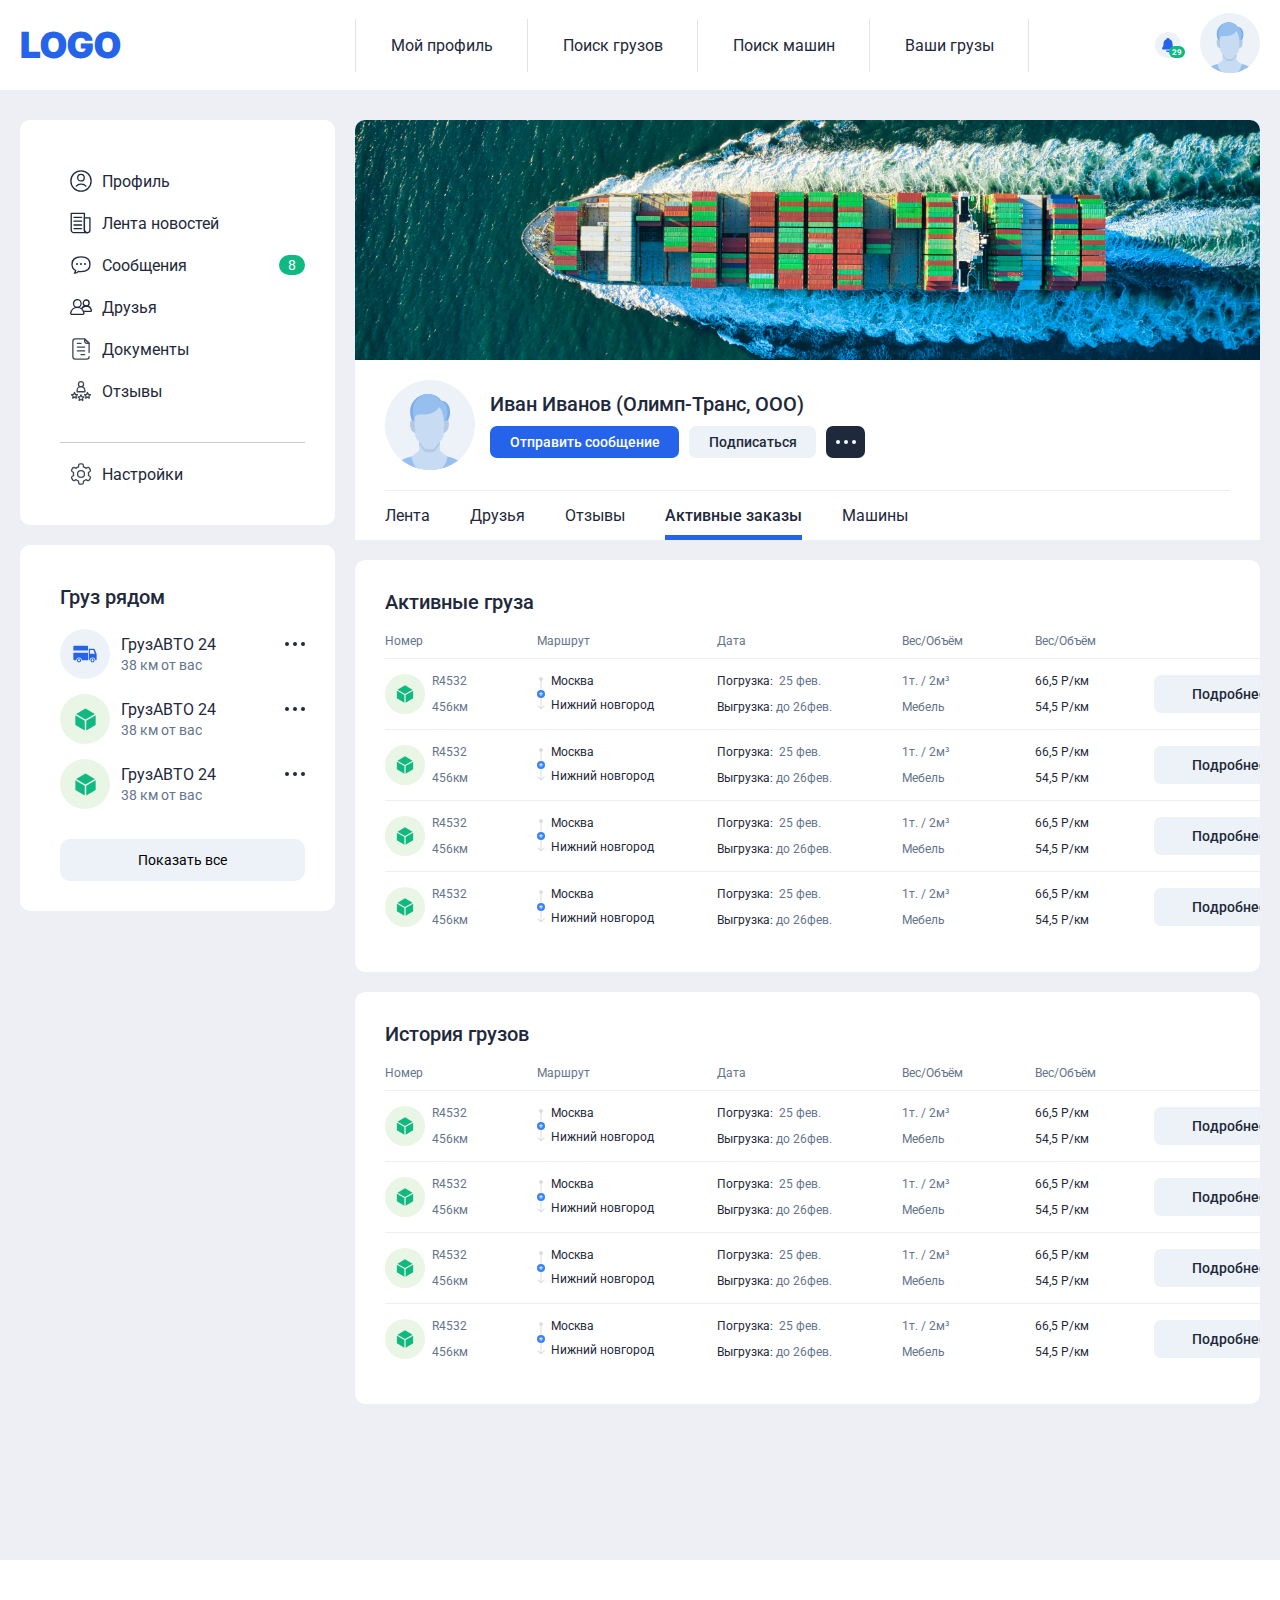
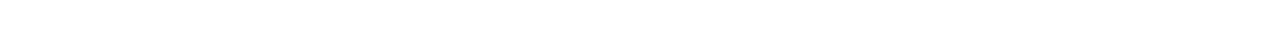
<file: orders.html>
<!DOCTYPE html>
<html lang="en">
<head>
    <meta charset="UTF-8">
    <meta name="viewport" content="width=device-width, initial-scale=1" />

    <title>Title</title>
    <link rel="preconnect" href="https://fonts.googleapis.com">
    <link rel="preconnect" href="https://fonts.gstatic.com" crossorigin>
    <link href="https://fonts.googleapis.com/css2?family=Inter:ital,opsz,wght@0,14..32,100..900;1,14..32,100..900&display=swap" rel="stylesheet">
    <link rel="preconnect" href="https://fonts.googleapis.com">
    <link rel="preconnect" href="https://fonts.gstatic.com" crossorigin>
    <link href="https://fonts.googleapis.com/css2?family=Roboto:ital,wght@0,100..900;1,100..900&display=swap" rel="stylesheet">
    <link rel="stylesheet" href="css/main.css">
    <link rel="stylesheet" href="css/media.css">

</head>
<body>
<header>
    <div class="container df a-center">
        <div class="header__logo">
            <a href="" class="logo">LOGO</a>
        </div>
        <ul class="menu df">
            <li class="menu__item">
                <a href="" class="menu__link">
                    Мой профиль
                </a>
            </li>
            <li class="menu__item">
                <a href="" class="menu__link">
                    Поиск грузов
                </a>
            </li>
            <li class="menu__item">
                <a href="" class="menu__link">
                    Поиск машин
                </a>
            </li>
            <li class="menu__item">
                <a href="" class="menu__link">
                    Ваши грузы
                </a>
            </li>
        </ul>
        <div class="header__profile df a-center">
            <button class="btn btn__mobile"></button>
            <div class="notification df a-center pr">
                <span class="notification__count df a-center j-center pa">29</span>
            </div>
            <div class="profile">
                <img src="images/user.svg" alt="user">
            </div>
        </div>
    </div>
</header>
<section>
    <div class="container df j-spc-btw">
        <button class="btn btn__aside">
            <svg xmlns:xlink="http://www.w3.org/1999/xlink" xmlns="http://www.w3.org/2000/svg" width="128" height="128" viewBox="0 0 24 24" fill="none">
                <path d="M3 3L3 21" stroke="#323232" stroke-width="2" stroke-linecap="round" stroke-linejoin="round"/>
                <path d="M16 12L7 12" stroke="#323232" stroke-width="2" stroke-linecap="round" stroke-linejoin="round"/>
                <path d="M13 15L14.5858 13.4142C15.3668 12.6332 15.3668 11.3668 14.5858 10.5858L13 9" stroke="#323232" stroke-width="2" stroke-linecap="round" stroke-linejoin="round"/>
            </svg>
        </button>
        <aside>
            <div class="aside__block">
                 <ul class="aside__menu">
                <li class="aside__item">
                    <a href="" class="aside__link df a-center">
                        <img src="images/profile.svg" alt="">
                        Профиль</a>
                </li>
                <li class="aside__item">
                    <a href="" class="aside__link df a-center">
                        <img src="images/news.svg" alt="">
                        Лента новостей</a>
                </li>
                <li class="aside__item">
                    <a href="" class="aside__link df a-center">
                        <img src="images/message.svg" alt="">
                        Сообщения
                        <span class="aside__msg">8</span>
                    </a>
                </li>
                <li class="aside__item">
                    <a href="" class="aside__link df a-center">
                        <img src="images/friends.svg" alt="">
                        Друзья</a>
                </li>
                <li class="aside__item">
                    <a href="" class="aside__link df a-center">
                        <img src="images/documents.svg" alt="">
                        Документы</a>
                </li>
                <li class="aside__item">
                    <a href="" class="aside__link df a-center">
                        <img src="images/reviews.svg" alt="">
                        Отзывы</a>
                </li>
                <li class="aside__item">
                    <a href="" class="aside__link df a-center">
                        <img src="images/settings.svg" alt="">
                        Настройки</a>
                </li>
            </ul>
            </div>
            <div class="aside__block">
                <h2 class="section__title">Груз рядом</h2>
                <ul class="cargo df f-column">
                    <li class="cargo__item df a-center">
                      <div class="cargo__icon">
                          <img src="images/cargo.svg" alt="">
                      </div>
                        <div class="cargo__info">
                            <h3 class="cargo__name">ГрузАВТО 24</h3>
                            <p class="cargo__desc">38 км от вас</p>
                        </div>
                        <button class="btn btn__cargo"></button>
                    </li>
                    <li class="cargo__item df a-center">
                        <div class="cargo__icon cargo__icon--package">
                            <img src="images/package.svg" alt="">

                        </div>
                        <div class="cargo__info">
                            <h3 class="cargo__name">ГрузАВТО 24</h3>
                            <p class="cargo__desc">38 км от вас</p>
                        </div>
                        <button class="btn btn__cargo"></button>
                    </li>

                    <li class="cargo__item df a-center">
                        <div class="cargo__icon cargo__icon--package">
                            <img src="images/package.svg" alt="">

                        </div>
                        <div class="cargo__info">
                            <h3 class="cargo__name">ГрузАВТО 24</h3>
                            <p class="cargo__desc">38 км от вас</p>
                        </div>
                        <button class="btn btn__cargo"></button>
                    </li>

                    <li class="cargo__item df a-center">
                        <div class="cargo__icon cargo__icon--package">
                            <img src="images/package.svg" alt="">

                        </div>
                        <div class="cargo__info">
                            <h3 class="cargo__name">ГрузАВТО 24</h3>
                            <p class="cargo__desc">38 км от вас</p>
                        </div>
                        <button class="btn btn__cargo"></button>
                    </li>

                    <li class="cargo__item df a-center">
                        <div class="cargo__icon cargo__icon--package">
                            <img src="images/package.svg" alt="">
                        </div>
                        <div class="cargo__info">
                            <h3 class="cargo__name">ГрузАВТО 24</h3>
                            <p class="cargo__desc">38 км от вас</p>
                        </div>
                        <button class="btn btn__cargo"></button>
                    </li>

                </ul>
                <button class="btn btn__more">Показать все</button>
            </div>
        </aside>
        <main>
            <div class="banner">
                <div class="banner__img">
                    <img src="images/banner.jpg" alt="banner">
                </div>
                <div class="profile__info df a-center ">
                    <div class="profile__img">
                        <img src="images/user.svg" alt="user">
                    </div>
                    <div class="profile__actions">
                        <h1>Иван Иванов (Олимп-Транс, ООО)</h1>
                        <div class="profile__buttons df">
                            <a href="" class="btn btn__blue">Отправить сообщение</a>
                            <a href="" class="btn btn__gray">Подписаться</a>
                            <a href="" class="btn btn__more-info"></a>
                        </div>
                    </div>
                </div>
                <div class="profile__links">
                    <ul class="df ">
                        <li class="profile__link ">
                            <a href="">Лента</a>
                        </li>
                        <li class="profile__link ">
                            <a href="">Друзья</a>
                        </li>
                        <li class="profile__link ">
                            <a href="">Отзывы</a>
                        </li>
                        <li class="profile__link profile__link--active">
                            <a href="">Активные заказы</a>
                        </li>
                        <li class="profile__link ">
                            <a href="">Машины</a>
                        </li>

                    </ul>
                </div>


            </div>
            <div class="profile__content df j-spc-btw f-column">
               <div class="order">
                   <h2 class="section__title">Активные груза</h2>
                   <div class="order__list">
                       <div class="order__header df">
                           <div class="order__number--header">Номер</div>
                           <div class="order__route--header">Маршрут</div>
                           <div class="order__date--header">Дата</div>
                           <div class="order__weight--header">Вес/Объём</div>
                           <div class="order__price--header">Вес/Объём</div>
                           <div class="order__more--header"></div>
                       </div>
                       <div class="order__body df">
                           <div class="order__number-info df">
                               <div class="cargo__icon cargo__icon--package">
                                   <img src="images/package.svg" alt="">
                               </div>
                               <div class="order__info df f-column j-spc-btw">
                                   <div class="order__number">R4532</div>
                                   <div class="order__dest">
                                       456км
                                   </div>
                               </div>
                           </div>
                           <div class="order__place df f-column">
                               <div class="start__place">Москва</div>
                               <div class="end__place">Нижний новгород</div>
                           </div>
                           <div class="order__date df f-column j-spc-btw">
                               <div class="start__date">Погрузка: <span>25 фев.</span></div>
                               <div class="end__date">Выгрузка:<span>до 26фев.</span></div>
                           </div>
                           <div class="order__weight df f-column j-spc-btw">
                               <div class="weight">1т. / 2м³</div>
                               <div class="product">Мебель</div>
                           </div>
                           <div class="order__price df f-column j-spc-btw">
                               <div class="start__price">66,5 Р/км</div>
                               <div class="end__price">54,5 Р/км</div>
                           </div>
                           <div class="order__button df a-center">
                               <a href="" class="btn btn__gray">Подробнее</a>
                           </div>

                       </div>
                       <div class="order__body df">
                           <div class="order__number-info df">
                               <div class="cargo__icon cargo__icon--package">
                                   <img src="images/package.svg" alt="">
                               </div>
                               <div class="order__info df f-column j-spc-btw">
                                   <div class="order__number">R4532</div>
                                   <div class="order__dest">
                                       456км
                                   </div>
                               </div>
                           </div>
                           <div class="order__place df f-column">
                               <div class="start__place">Москва</div>
                               <div class="end__place">Нижний новгород</div>
                           </div>
                           <div class="order__date df f-column j-spc-btw">
                               <div class="start__date">Погрузка: <span>25 фев.</span></div>
                               <div class="end__date">Выгрузка:<span>до 26фев.</span></div>
                           </div>
                           <div class="order__weight df f-column j-spc-btw">
                               <div class="weight">1т. / 2м³</div>
                               <div class="product">Мебель</div>
                           </div>
                           <div class="order__price df f-column j-spc-btw">
                               <div class="start__price">66,5 Р/км</div>
                               <div class="end__price">54,5 Р/км</div>
                           </div>
                           <div class="order__button df a-center">
                               <a href="" class="btn btn__gray">Подробнее</a>
                           </div>

                       </div>
                       <div class="order__body df">
                           <div class="order__number-info df">
                               <div class="cargo__icon cargo__icon--package">
                                   <img src="images/package.svg" alt="">
                               </div>
                               <div class="order__info df f-column j-spc-btw">
                                   <div class="order__number">R4532</div>
                                   <div class="order__dest">
                                       456км
                                   </div>
                               </div>
                           </div>
                           <div class="order__place df f-column">
                               <div class="start__place">Москва</div>
                               <div class="end__place">Нижний новгород</div>
                           </div>
                           <div class="order__date df f-column j-spc-btw">
                               <div class="start__date">Погрузка: <span>25 фев.</span></div>
                               <div class="end__date">Выгрузка:<span>до 26фев.</span></div>
                           </div>
                           <div class="order__weight df f-column j-spc-btw">
                               <div class="weight">1т. / 2м³</div>
                               <div class="product">Мебель</div>
                           </div>
                           <div class="order__price df f-column j-spc-btw">
                               <div class="start__price">66,5 Р/км</div>
                               <div class="end__price">54,5 Р/км</div>
                           </div>
                           <div class="order__button df a-center">
                               <a href="" class="btn btn__gray">Подробнее</a>
                           </div>

                       </div>
                       <div class="order__body df">
                           <div class="order__number-info df">
                               <div class="cargo__icon cargo__icon--package">
                                   <img src="images/package.svg" alt="">
                               </div>
                               <div class="order__info df f-column j-spc-btw">
                                   <div class="order__number">R4532</div>
                                   <div class="order__dest">
                                       456км
                                   </div>
                               </div>
                           </div>
                           <div class="order__place df f-column">
                               <div class="start__place">Москва</div>
                               <div class="end__place">Нижний новгород</div>
                           </div>
                           <div class="order__date df f-column j-spc-btw">
                               <div class="start__date">Погрузка: <span>25 фев.</span></div>
                               <div class="end__date">Выгрузка:<span>до 26фев.</span></div>
                           </div>
                           <div class="order__weight df f-column j-spc-btw">
                               <div class="weight">1т. / 2м³</div>
                               <div class="product">Мебель</div>
                           </div>
                           <div class="order__price df f-column j-spc-btw">
                               <div class="start__price">66,5 Р/км</div>
                               <div class="end__price">54,5 Р/км</div>
                           </div>
                           <div class="order__button df a-center">
                               <a href="" class="btn btn__gray">Подробнее</a>
                           </div>

                       </div>

                   </div>
               </div>
                <div class="order">
                    <h2 class="section__title">История грузов</h2>
                    <div class="order__list">
                        <div class="order__header df">
                            <div class="order__number--header">Номер</div>
                            <div class="order__route--header">Маршрут</div>
                            <div class="order__date--header">Дата</div>
                            <div class="order__weight--header">Вес/Объём</div>
                            <div class="order__price--header">Вес/Объём</div>
                            <div class="order__more--header"></div>
                        </div>
                        <div class="order__body df">
                            <div class="order__number-info df">
                                <div class="cargo__icon cargo__icon--package">
                                    <img src="images/package.svg" alt="">
                                </div>
                                <div class="order__info df f-column j-spc-btw">
                                    <div class="order__number">R4532</div>
                                    <div class="order__dest">
                                        456км
                                    </div>
                                </div>
                            </div>
                            <div class="order__place df f-column">
                                <div class="start__place">Москва</div>
                                <div class="end__place">Нижний новгород</div>
                            </div>
                            <div class="order__date df f-column j-spc-btw">
                                <div class="start__date">Погрузка: <span>25 фев.</span></div>
                                <div class="end__date">Выгрузка:<span>до 26фев.</span></div>
                            </div>
                            <div class="order__weight df f-column j-spc-btw">
                                <div class="weight">1т. / 2м³</div>
                                <div class="product">Мебель</div>
                            </div>
                            <div class="order__price df f-column j-spc-btw">
                                <div class="start__price">66,5 Р/км</div>
                                <div class="end__price">54,5 Р/км</div>
                            </div>
                            <div class="order__button df a-center">
                                <a href="" class="btn btn__gray">Подробнее</a>
                            </div>

                        </div>
                        <div class="order__body df">
                            <div class="order__number-info df">
                                <div class="cargo__icon cargo__icon--package">
                                    <img src="images/package.svg" alt="">
                                </div>
                                <div class="order__info df f-column j-spc-btw">
                                    <div class="order__number">R4532</div>
                                    <div class="order__dest">
                                        456км
                                    </div>
                                </div>
                            </div>
                            <div class="order__place df f-column">
                                <div class="start__place">Москва</div>
                                <div class="end__place">Нижний новгород</div>
                            </div>
                            <div class="order__date df f-column j-spc-btw">
                                <div class="start__date">Погрузка: <span>25 фев.</span></div>
                                <div class="end__date">Выгрузка:<span>до 26фев.</span></div>
                            </div>
                            <div class="order__weight df f-column j-spc-btw">
                                <div class="weight">1т. / 2м³</div>
                                <div class="product">Мебель</div>
                            </div>
                            <div class="order__price df f-column j-spc-btw">
                                <div class="start__price">66,5 Р/км</div>
                                <div class="end__price">54,5 Р/км</div>
                            </div>
                            <div class="order__button df a-center">
                                <a href="" class="btn btn__gray">Подробнее</a>
                            </div>

                        </div>
                        <div class="order__body df">
                            <div class="order__number-info df">
                                <div class="cargo__icon cargo__icon--package">
                                    <img src="images/package.svg" alt="">
                                </div>
                                <div class="order__info df f-column j-spc-btw">
                                    <div class="order__number">R4532</div>
                                    <div class="order__dest">
                                        456км
                                    </div>
                                </div>
                            </div>
                            <div class="order__place df f-column">
                                <div class="start__place">Москва</div>
                                <div class="end__place">Нижний новгород</div>
                            </div>
                            <div class="order__date df f-column j-spc-btw">
                                <div class="start__date">Погрузка: <span>25 фев.</span></div>
                                <div class="end__date">Выгрузка:<span>до 26фев.</span></div>
                            </div>
                            <div class="order__weight df f-column j-spc-btw">
                                <div class="weight">1т. / 2м³</div>
                                <div class="product">Мебель</div>
                            </div>
                            <div class="order__price df f-column j-spc-btw">
                                <div class="start__price">66,5 Р/км</div>
                                <div class="end__price">54,5 Р/км</div>
                            </div>
                            <div class="order__button df a-center">
                                <a href="" class="btn btn__gray">Подробнее</a>
                            </div>

                        </div>
                        <div class="order__body df">
                            <div class="order__number-info df">
                                <div class="cargo__icon cargo__icon--package">
                                    <img src="images/package.svg" alt="">
                                </div>
                                <div class="order__info df f-column j-spc-btw">
                                    <div class="order__number">R4532</div>
                                    <div class="order__dest">
                                        456км
                                    </div>
                                </div>
                            </div>
                            <div class="order__place df f-column">
                                <div class="start__place">Москва</div>
                                <div class="end__place">Нижний новгород</div>
                            </div>
                            <div class="order__date df f-column j-spc-btw">
                                <div class="start__date">Погрузка: <span>25 фев.</span></div>
                                <div class="end__date">Выгрузка:<span>до 26фев.</span></div>
                            </div>
                            <div class="order__weight df f-column j-spc-btw">
                                <div class="weight">1т. / 2м³</div>
                                <div class="product">Мебель</div>
                            </div>
                            <div class="order__price df f-column j-spc-btw">
                                <div class="start__price">66,5 Р/км</div>
                                <div class="end__price">54,5 Р/км</div>
                            </div>
                            <div class="order__button df a-center">
                                <a href="" class="btn btn__gray">Подробнее</a>
                            </div>

                        </div>

                    </div>
                </div>
            </div>
        </main>
    </div>
</section>
<footer></footer>
<script src="js/main.js"></script>
</body>
</html>
</file>
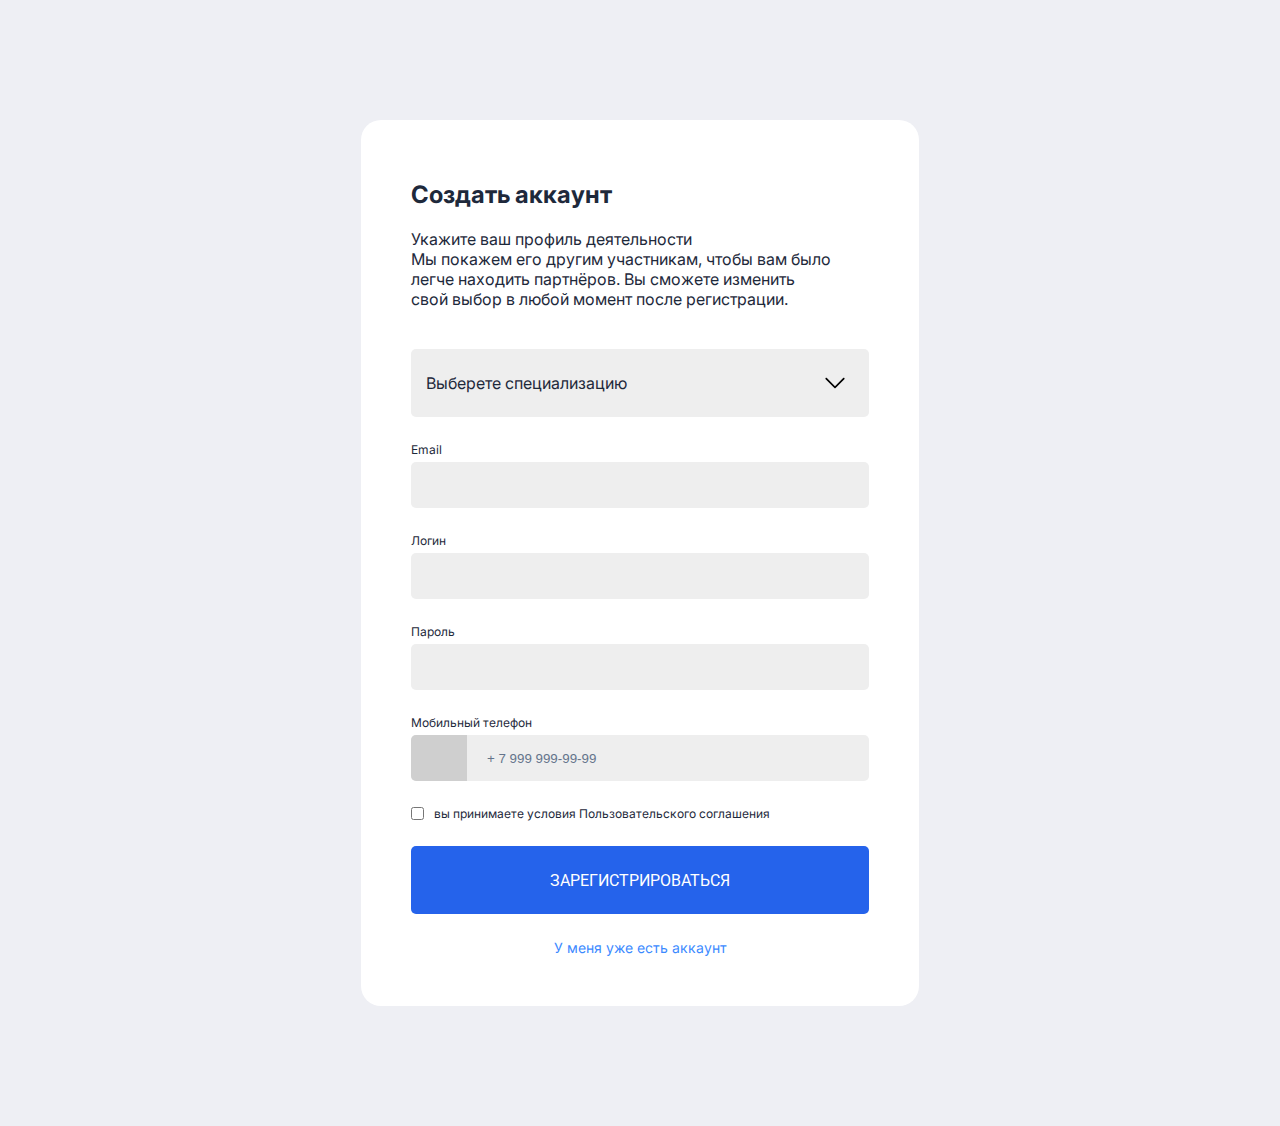
<file: registration.html>
<!DOCTYPE html>
<html lang="en">
<head>
    <meta charset="UTF-8">
    <meta name="viewport" content="width=device-width, initial-scale=1" />

    <title>Title</title>
    <link rel="preconnect" href="https://fonts.googleapis.com">
    <link rel="preconnect" href="https://fonts.gstatic.com" crossorigin>
    <link href="https://fonts.googleapis.com/css2?family=Inter:ital,opsz,wght@0,14..32,100..900;1,14..32,100..900&display=swap" rel="stylesheet">
    <link rel="preconnect" href="https://fonts.googleapis.com">
    <link rel="preconnect" href="https://fonts.gstatic.com" crossorigin>
    <link href="https://fonts.googleapis.com/css2?family=Roboto:ital,wght@0,100..900;1,100..900&display=swap" rel="stylesheet">
    <link rel="stylesheet" href="css/main.css">
    <link rel="stylesheet" href="css/media.css">
</head>
<body>
    <section class="registration">
        <div class="container">
            <div class="registration__content">
                <h2 class="registration__title">Создать аккаунт</h2>
                <p class="registration__text">
                    Укажите ваш профиль деятельности<br>
                    Мы покажем его другим участникам, чтобы вам было легче  находить партнёров.
                    Вы сможете изменить <br> свой выбор в
                    любой момент после регистрации.
                </p>
                <form class="registration__form">
                    <div class="form__row pr">
                        <div class="custom-select">
                            <select name="contacts">
                                <option value="0">Выберете специализацию</option>
                                <option value="1">специализация 1</option>
                                <option value="2">специализация 2</option>
                                <option value="3">специализация 3</option>
                                <option value="4">специализация 4</option>
                                <option value="5">специализация 5</option>
                            </select>
                        </div>
                    </div>
                    <div class="form__row pr df f-column">
                        <label for="email">Email</label>
                        <input type="email" class="form__input" id="email">
                    </div>
                    <div class="form__row pr df f-column">
                        <label for="login">Логин</label>
                        <input type="text" class="form__input" id="login">
                    </div>
                    <div class="form__row pr df f-column">
                        <label for="password">Пароль</label>
                        <input type="password" class="form__input" id="password">
                    </div>
                    <div class="form__row pr df f-column">
                        <label for="phone">Мобильный телефон</label>
                        <span class="phone__code"></span>
                        <input type="tel" class="form__input" id="phone" placeholder="+ 7 999 999-99-99">
                    </div>
                    <div class="form__row pr">
                        <label for="confirm" class="checkbox__row">
                            <input type="checkbox" id="confirm">
                            вы принимаете условия Пользовательского соглашения
                        </label>
                    </div>
                    <div class="form__row pr df f-column a-center">
                        <button class="btn btn__blue btn__registration">
                            ЗАРЕГИСТРИРОВАТЬСЯ
                        </button>
                        <a href="">У меня уже есть аккаунт</a>
                    </div>

                </form>
            </div>
        </div>
    </section>
<script src="js/main.js"></script>
</body>
</html>
</file>
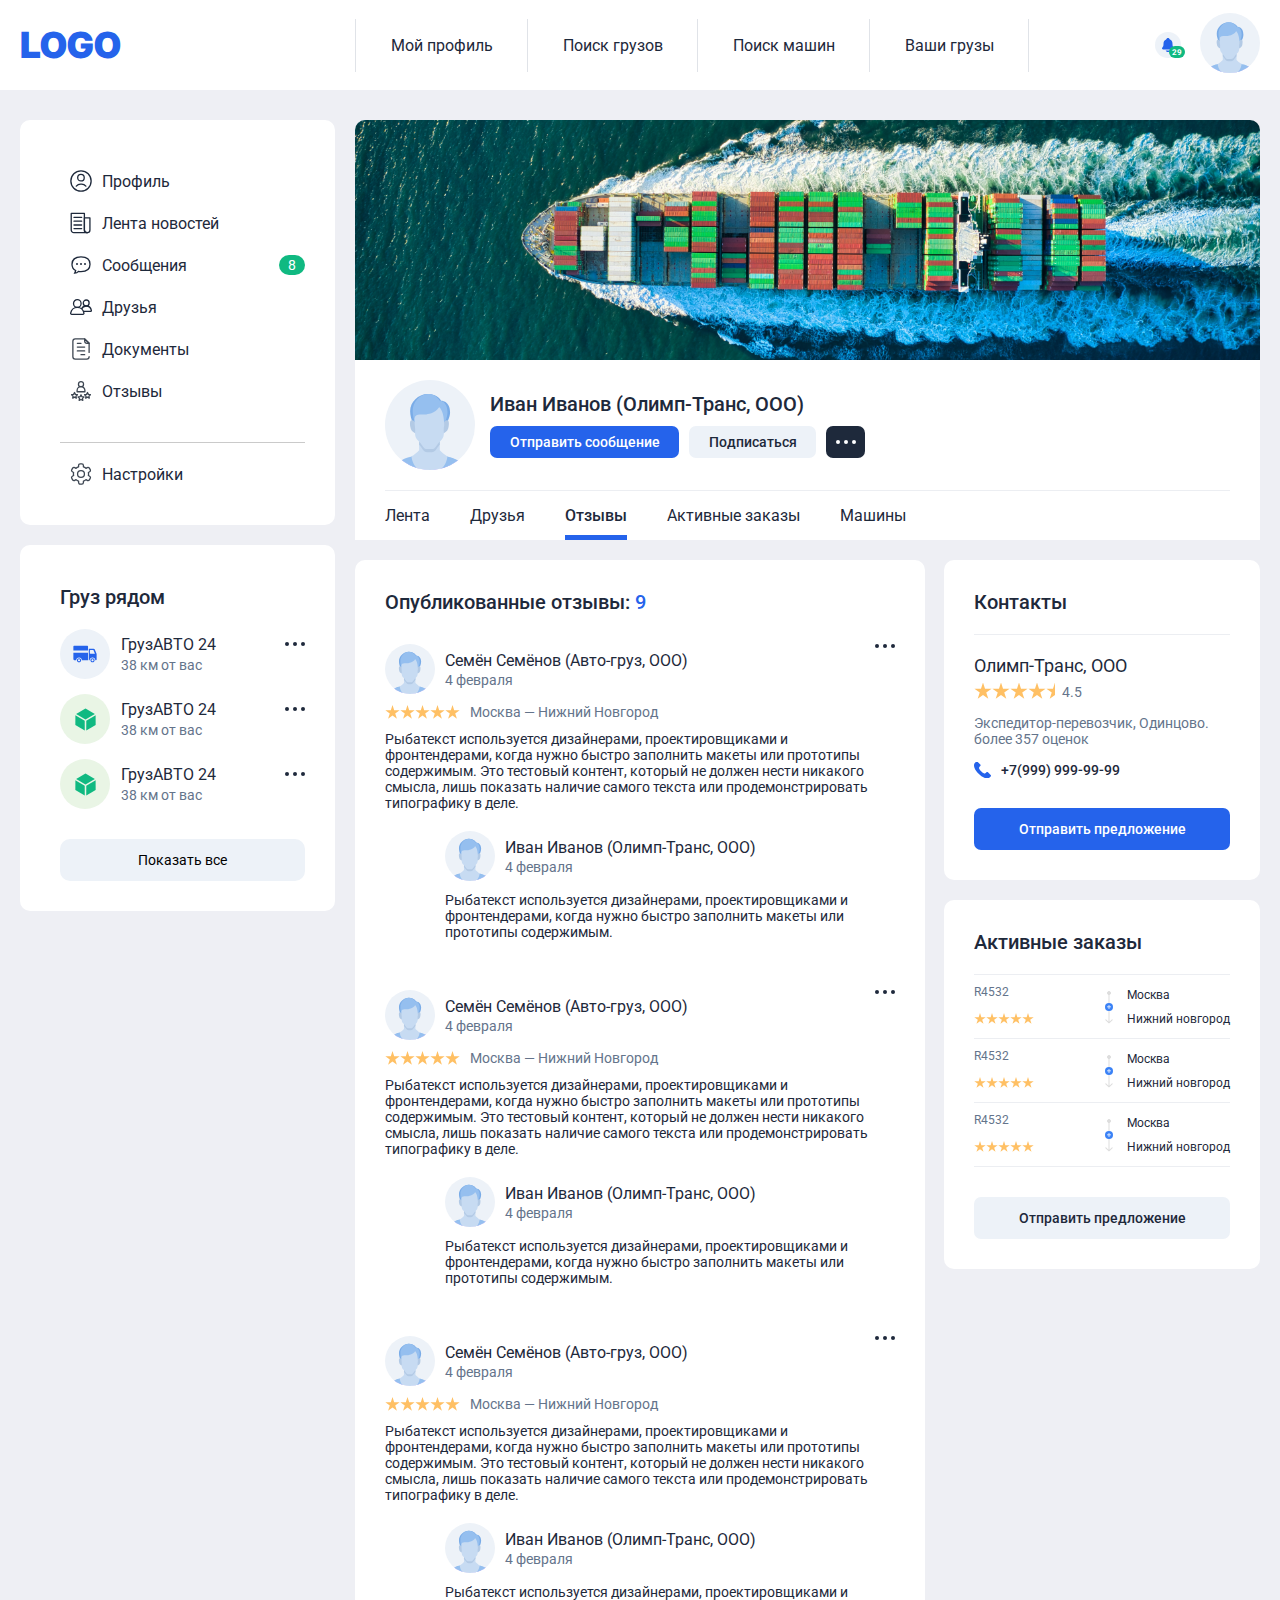
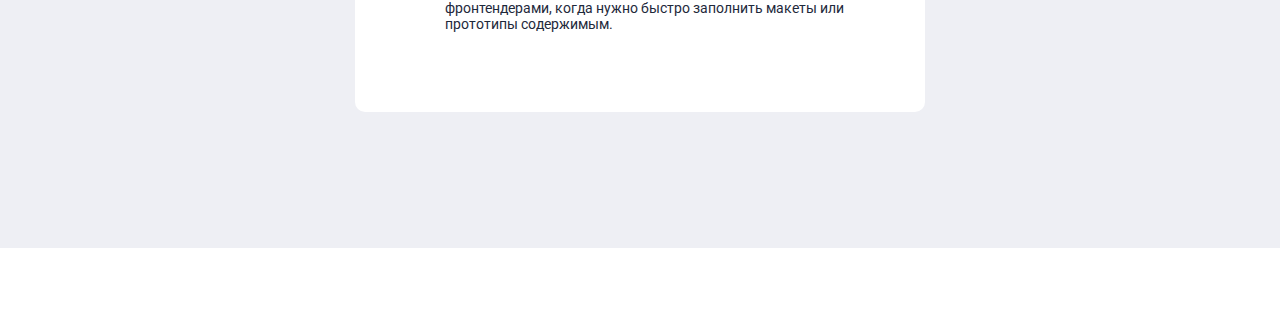
<file: review.html>
<!DOCTYPE html>
<html lang="en">
<head>
    <meta charset="UTF-8">
    <meta name="viewport" content="width=device-width, initial-scale=1" />

    <title>Title</title>
    <link rel="preconnect" href="https://fonts.googleapis.com">
    <link rel="preconnect" href="https://fonts.gstatic.com" crossorigin>
    <link href="https://fonts.googleapis.com/css2?family=Inter:ital,opsz,wght@0,14..32,100..900;1,14..32,100..900&display=swap" rel="stylesheet">
    <link rel="preconnect" href="https://fonts.googleapis.com">
    <link rel="preconnect" href="https://fonts.gstatic.com" crossorigin>
    <link href="https://fonts.googleapis.com/css2?family=Roboto:ital,wght@0,100..900;1,100..900&display=swap" rel="stylesheet">
    <link rel="stylesheet" href="css/main.css">
    <link rel="stylesheet" href="css/media.css">

</head>
<body>
<header>
    <div class="container df a-center">
        <div class="header__logo">
            <a href="" class="logo">LOGO</a>
        </div>
        <ul class="menu df">
            <li class="menu__item">
                <a href="" class="menu__link">
                    Мой профиль
                </a>
            </li>
            <li class="menu__item">
                <a href="" class="menu__link">
                    Поиск грузов
                </a>
            </li>
            <li class="menu__item">
                <a href="" class="menu__link">
                    Поиск машин
                </a>
            </li>
            <li class="menu__item">
                <a href="" class="menu__link">
                    Ваши грузы
                </a>
            </li>
        </ul>
        <div class="header__profile df a-center">
            <button class="btn btn__mobile"></button>
            <div class="notification df a-center pr">
                <span class="notification__count df a-center j-center pa">29</span>
            </div>
            <div class="profile">
                <img src="images/user.svg" alt="user">
            </div>
        </div>
    </div>
</header>
<section>
    <div class="container df j-spc-btw">
        <button class="btn btn__aside">
            <svg xmlns:xlink="http://www.w3.org/1999/xlink" xmlns="http://www.w3.org/2000/svg" width="128" height="128" viewBox="0 0 24 24" fill="none">
                <path d="M3 3L3 21" stroke="#323232" stroke-width="2" stroke-linecap="round" stroke-linejoin="round"/>
                <path d="M16 12L7 12" stroke="#323232" stroke-width="2" stroke-linecap="round" stroke-linejoin="round"/>
                <path d="M13 15L14.5858 13.4142C15.3668 12.6332 15.3668 11.3668 14.5858 10.5858L13 9" stroke="#323232" stroke-width="2" stroke-linecap="round" stroke-linejoin="round"/>
            </svg>
        </button>
        <aside>
            <div class="aside__block">
                 <ul class="aside__menu">
                <li class="aside__item">
                    <a href="" class="aside__link df a-center">
                        <img src="images/profile.svg" alt="">
                        Профиль</a>
                </li>
                <li class="aside__item">
                    <a href="" class="aside__link df a-center">
                        <img src="images/news.svg" alt="">
                        Лента новостей</a>
                </li>
                <li class="aside__item">
                    <a href="" class="aside__link df a-center">
                        <img src="images/message.svg" alt="">
                        Сообщения
                        <span class="aside__msg">8</span>
                    </a>
                </li>
                <li class="aside__item">
                    <a href="" class="aside__link df a-center">
                        <img src="images/friends.svg" alt="">
                        Друзья</a>
                </li>
                <li class="aside__item">
                    <a href="" class="aside__link df a-center">
                        <img src="images/documents.svg" alt="">
                        Документы</a>
                </li>
                <li class="aside__item">
                    <a href="" class="aside__link df a-center">
                        <img src="images/reviews.svg" alt="">
                        Отзывы</a>
                </li>
                <li class="aside__item">
                    <a href="" class="aside__link df a-center">
                        <img src="images/settings.svg" alt="">
                        Настройки</a>
                </li>
            </ul>
            </div>
            <div class="aside__block">
                <h2 class="section__title">Груз рядом</h2>
                <ul class="cargo df f-column">
                    <li class="cargo__item df a-center">
                      <div class="cargo__icon">
                          <img src="images/cargo.svg" alt="">
                      </div>
                        <div class="cargo__info">
                            <h3 class="cargo__name">ГрузАВТО 24</h3>
                            <p class="cargo__desc">38 км от вас</p>
                        </div>
                        <button class="btn btn__cargo"></button>
                    </li>
                    <li class="cargo__item df a-center">
                        <div class="cargo__icon cargo__icon--package">
                            <img src="images/package.svg" alt="">

                        </div>
                        <div class="cargo__info">
                            <h3 class="cargo__name">ГрузАВТО 24</h3>
                            <p class="cargo__desc">38 км от вас</p>
                        </div>
                        <button class="btn btn__cargo"></button>
                    </li>

                    <li class="cargo__item df a-center">
                        <div class="cargo__icon cargo__icon--package">
                            <img src="images/package.svg" alt="">

                        </div>
                        <div class="cargo__info">
                            <h3 class="cargo__name">ГрузАВТО 24</h3>
                            <p class="cargo__desc">38 км от вас</p>
                        </div>
                        <button class="btn btn__cargo"></button>
                    </li>

                    <li class="cargo__item df a-center">
                        <div class="cargo__icon cargo__icon--package">
                            <img src="images/package.svg" alt="">

                        </div>
                        <div class="cargo__info">
                            <h3 class="cargo__name">ГрузАВТО 24</h3>
                            <p class="cargo__desc">38 км от вас</p>
                        </div>
                        <button class="btn btn__cargo"></button>
                    </li>

                    <li class="cargo__item df a-center">
                        <div class="cargo__icon cargo__icon--package">
                            <img src="images/package.svg" alt="">
                        </div>
                        <div class="cargo__info">
                            <h3 class="cargo__name">ГрузАВТО 24</h3>
                            <p class="cargo__desc">38 км от вас</p>
                        </div>
                        <button class="btn btn__cargo"></button>
                    </li>

                </ul>
                <button class="btn btn__more">Показать все</button>
            </div>
        </aside>
        <main>
            <div class="banner">
                <div class="banner__img">
                    <img src="images/banner.jpg" alt="banner">
                </div>
                <div class="profile__info df a-center ">
                    <div class="profile__img">
                        <img src="images/user.svg" alt="user">
                    </div>
                    <div class="profile__actions">
                        <h1>Иван Иванов (Олимп-Транс, ООО)</h1>
                        <div class="profile__buttons df">
                            <a href="" class="btn btn__blue">Отправить сообщение</a>
                            <a href="" class="btn btn__gray">Подписаться</a>
                            <a href="" class="btn btn__more-info"></a>
                        </div>
                    </div>
                </div>
                <div class="profile__links">
                    <ul class="df ">
                        <li class="profile__link ">
                            <a href="">Лента</a>
                        </li>
                        <li class="profile__link ">
                            <a href="">Друзья</a>
                        </li>
                        <li class="profile__link  profile__link--active">
                            <a href="">Отзывы</a>
                        </li>
                        <li class="profile__link ">
                            <a href="">Активные заказы</a>
                        </li>
                        <li class="profile__link ">
                            <a href="">Машины</a>
                        </li>

                    </ul>
                </div>


            </div>
            <div class="profile__content df j-spc-btw">
                <div class="reviews">
                    <h2 class="review__title">Опубликованные отзывы: <span>9</span></h2>
                    <div class="review__item">
                        <div class="review__header">
                            <div class="review__user--info df">
                                <img src="images/user.svg" alt="">
                                <div class="review__user df f-column j-center">
                                    <h3 class="review__user--name">Семён Семёнов (Авто-груз, ООО)</h3>
                                    <p class="review__user--date">4 февраля</p>
                                </div>
                                <button class="btn btn__post-more"></button>
                            </div>
                            <div class="review__stars df a-center">
                                <img src="images/5.svg" alt="">
                                <p>Москва — Нижний Новгород</p>
                            </div>

                        </div>
                        <div class="review__body">
                            <p>Рыбатекст используется дизайнерами, проектировщиками и фронтендерами, когда нужно быстро заполнить макеты или прототипы содержимым. Это тестовый контент, который не должен нести никакого смысла, лишь показать наличие самого текста или продемонстрировать типографику в деле.</p>
                        </div>
                        <div class="review__answer">
                            <div class="review__item">
                                <div class="review__header">
                                    <div class="review__user--info df">
                                        <img src="images/user.svg" alt="">
                                        <div class="review__user df f-column j-center">
                                            <h3 class="review__user--name">Иван Иванов (Олимп-Транс, ООО)</h3>
                                            <p class="review__user--date">4 февраля</p>
                                        </div>

                                    </div>

                                </div>
                                <div class="review__body">
                                <p>Рыбатекст используется дизайнерами, проектировщиками и фронтендерами, когда нужно быстро заполнить макеты или прототипы содержимым.</p>
                                </div>
                            </div>

                        </div>
                    </div>
                    <div class="review__item">
                        <div class="review__header">
                            <div class="review__user--info df">
                                <img src="images/user.svg" alt="">
                                <div class="review__user df f-column j-center">
                                    <h3 class="review__user--name">Семён Семёнов (Авто-груз, ООО)</h3>
                                    <p class="review__user--date">4 февраля</p>
                                </div>
                                <button class="btn btn__post-more"></button>
                            </div>
                            <div class="review__stars df a-center">
                                <img src="images/5.svg" alt="">
                                <p>Москва — Нижний Новгород</p>
                            </div>

                        </div>
                        <div class="review__body">
                            <p>Рыбатекст используется дизайнерами, проектировщиками и фронтендерами, когда нужно быстро заполнить макеты или прототипы содержимым. Это тестовый контент, который не должен нести никакого смысла, лишь показать наличие самого текста или продемонстрировать типографику в деле.</p>
                        </div>
                        <div class="review__answer">
                            <div class="review__item">
                                <div class="review__header">
                                    <div class="review__user--info df">
                                        <img src="images/user.svg" alt="">
                                        <div class="review__user df f-column j-center">
                                            <h3 class="review__user--name">Иван Иванов (Олимп-Транс, ООО)</h3>
                                            <p class="review__user--date">4 февраля</p>
                                        </div>

                                    </div>

                                </div>
                                <div class="review__body">
                                    <p>Рыбатекст используется дизайнерами, проектировщиками и фронтендерами, когда нужно быстро заполнить макеты или прототипы содержимым.</p>
                                </div>
                            </div>

                        </div>
                    </div>
                    <div class="review__item">
                        <div class="review__header">
                            <div class="review__user--info df">
                                <img src="images/user.svg" alt="">
                                <div class="review__user df f-column j-center">
                                    <h3 class="review__user--name">Семён Семёнов (Авто-груз, ООО)</h3>
                                    <p class="review__user--date">4 февраля</p>
                                </div>
                                <button class="btn btn__post-more"></button>
                            </div>
                            <div class="review__stars df a-center">
                                <img src="images/5.svg" alt="">
                                <p>Москва — Нижний Новгород</p>
                            </div>

                        </div>
                        <div class="review__body">
                            <p>Рыбатекст используется дизайнерами, проектировщиками и фронтендерами, когда нужно быстро заполнить макеты или прототипы содержимым. Это тестовый контент, который не должен нести никакого смысла, лишь показать наличие самого текста или продемонстрировать типографику в деле.</p>
                        </div>
                        <div class="review__answer">
                            <div class="review__item">
                                <div class="review__header">
                                    <div class="review__user--info df">
                                        <img src="images/user.svg" alt="">
                                        <div class="review__user df f-column j-center">
                                            <h3 class="review__user--name">Иван Иванов (Олимп-Транс, ООО)</h3>
                                            <p class="review__user--date">4 февраля</p>
                                        </div>

                                    </div>

                                </div>
                                <div class="review__body">
                                    <p>Рыбатекст используется дизайнерами, проектировщиками и фронтендерами, когда нужно быстро заполнить макеты или прототипы содержимым.</p>
                                </div>
                            </div>

                        </div>
                    </div>
                </div>
                <div class="profile__aside">
                    <div class="aside__contacts">
                        <h2 class="section__title">Контакты</h2>
                        <div class="contact__info">
                            <h3 class="company__name">Олимп-Транс, ООО</h3>
                            <div class="review df a-center">
                                <img src="images/4.5.svg" alt="">
                                4.5
                            </div>
                            <p class="company__desc">
                                Экспедитор-перевозчик, Одинцово. более 357 оценок
                            </p>
                            <a href="tel:+7(999) 999-99-99" class="company__phone">+7(999) 999-99-99</a>
                        </div>
                        <button class="btn btn__blue btn__request">Отправить предложение</button>
                    </div>
                    <div class="aside__contacts">
                        <h2 class="section__title">Активные заказы</h2>
                        <div class="orders df f-column">
                            <div class="order__item df a-center j-spc-btw">
                                <div class="order__info df f-column">
                                    <div class="order__number">R4532</div>
                                    <div class="order__review">
                                        <img src="images/5.svg" alt="5">
                                    </div>
                                </div>
                                <div class="order__place df f-column">
                                    <div class="start__place">Москва</div>
                                    <div class="end__place">Нижний новгород</div>
                                </div>
                            </div>
                            <div class="order__item df a-center j-spc-btw">
                                <div class="order__info df f-column">
                                    <div class="order__number">R4532</div>
                                    <div class="order__review">
                                        <img src="images/5.svg" alt="5">
                                    </div>
                                </div>
                                <div class="order__place df f-column">
                                    <div class="start__place">Москва</div>
                                    <div class="end__place">Нижний новгород</div>
                                </div>
                            </div>
                            <div class="order__item df a-center j-spc-btw">
                                <div class="order__info df f-column">
                                    <div class="order__number">R4532</div>
                                    <div class="order__review">
                                        <img src="images/5.svg" alt="5">
                                    </div>
                                </div>
                                <div class="order__place df f-column">
                                    <div class="start__place">Москва</div>
                                    <div class="end__place">Нижний новгород</div>
                                </div>
                            </div>

                        </div>
                        <button class="btn btn__gray btn__show-more">Отправить предложение</button>
                    </div>
                </div>
            </div>
        </main>
    </div>
</section>
<footer></footer>
<script src="js/main.js"></script>
</body>
</html>
</file>
<file: css/main.css>
body{
    margin: 0;
    padding: 0;
    font-family: 'Roboto', sans-serif;
    color: #1E293B;
    background: #EEEFF4;
}
body *{
    box-sizing: border-box;
    margin: 0;
    padding: 0;
}
a{
    text-decoration: none;
}
img{
    max-width: 100%;
}
ul{
    list-style: none;
}
.df{
    display: flex;
}
.f-column{
    flex-direction: column;
}
.f-wrap{
    flex-wrap: wrap;
}
.a-center{
    align-items: center;
}
.j-center{
    justify-content: center;
}
.j-spc-btw{
    justify-content: space-between;
}
.a-end{
    align-items: flex-end;
}
.pr{
    position: relative;
}
.pa{
    position: absolute;
}
.container{
    width: 100%;
    max-width: 1320px;
    margin: 0 auto;
    height: 100%;
}
.header__logo{
    max-width: 335px;
    width: 100%;
}
.logo{
    font-family: Inter, sans-serif;
    color: #2563EB;
    font-weight: 900;
    font-size: 36px;
}

.menu__link{
    font-size: 16px;
    font-weight: 400;
    color: #1E293B;
}
header{
    height: 90px;
    background: #fff;
}
.menu__item{
    padding: 17px 34px 17px 35px;
    border-left: 1px solid rgba(100, 116, 139, .2);

}
.menu__item:last-child{
    border-right: 1px solid rgba(100, 116, 139, .2);
}
.header__profile{
    margin-left: auto;
}
.notification{
    width: 26px;
    height: 26px;
    background: url('../images/notification.svg') #EDF2F8 center center;
    background-repeat: no-repeat;
    border-radius: 100%;
}
.notification__count{
    background: #10B981;
    bottom: 0;
    right: -4px;
    color: #fff;
    font-size: 8px;
    font-weight: 700;
    height: 12px;
    padding-left: 3px;
    padding-right: 3px;
    border-radius: 6px;
}
.header__profile{
    gap: 19px;
}
aside{
    max-width: 315px;
    width: 100%;

}
section{
    padding-top: 30px;
}
.aside__block{
    width: 100%;
    background: #fff;
    border-radius: 10px;
    padding: 40px 30px 30px 40px;
    margin-bottom: 20px;
}
.aside__msg{
    margin-left: auto;
    background: #10B981;
    color: #fff;
    padding: 2px 9px;
    font-size: 14px;
    border-radius: 124px;
}
.aside__item{
    padding-top: 10px;
    padding-left: 10px;
    padding-bottom: 10px;
}
.aside__link{
    font-size: 16px;
    color: #1E293B;
    gap: 10px;
}
.aside__item:nth-last-child(2){
    margin-bottom: 30px;
}
.aside__item:last-child{
    padding-top: 20px;
    border-top: 1px solid #CACACA;
}
.section__title{
    color: #1E293B;
    font-size: 20px;
    font-weight: 500;
    margin-bottom: 20px;
}
.btn{
    outline: none;
    border: none;
    box-shadow: none;
    display: flex;
    align-items: center;
    justify-content: center;
    cursor: pointer;
    font-family: Roboto, sans-serif;
}
.cargo__item{
    gap: 11px;
    display: none;
}
.cargo__icon{
    width: 50px;
    height: 50px;
    border-radius: 100%;
    display: flex;
    align-items: center;
    justify-content: center;
    background: #EDF2F8;
}
.cargo__icon--package{
    background: #E9F5E5;
}
.cargo{
    gap: 15px;
    margin-bottom: 30px;
}
.cargo__name{
    font-size: 16px;
    font-weight: 400;
    margin-bottom: 3px;
}
.cargo__desc{
    color: #64748B;
    font-size: 14px;
}
.btn__cargo{
    width: 20px;
    height: 4px;
    background: url('../images/more.svg') no-repeat;
    margin-left: auto;
    margin-top: 13px;
    margin-bottom: auto;
}
.btn__more{
    width: 100%;
    background: #EDF2F8;
    border-radius: 10px;
    height: 42px;
    font-size: 14px;

}
.cargo__item:nth-child(-n+3) {
    display: flex;
}
main{
    width: calc(100% - 335px);
}
.banner{
    border-top-left-radius: 10px;
    border-top-right-radius: 10px;
    overflow: hidden;
    background: #fff;
    margin-bottom: 20px;
}
.banner__img{
    height: 240px;

}
.banner__img img{
    width: 100%;
    height: 100%;
    object-fit: cover;
}
.profile__info{
    padding: 20px 0;
    width: calc(100% - 60px);
    margin: 0 auto;
    border-bottom: 1px solid rgba(158, 171, 189, .2);
    gap: 15px;
}
.profile__img{
    width: 90px;
    height: 90px;
    border-radius: 100%;
}
.profile__img img{
    width: 100%;
    height: 100%;
    object-fit: cover;

}
.profile__actions h1{
    font-size: 20px;
    font-weight: 500;
    margin-bottom: 10px;
}
.profile__buttons{
    gap: 10px;
}
.btn__blue{
    height: 32px;
    background: #2563EB;
    border-radius: 7px;
    color: #fff;
    font-size: 14px;
    font-weight: 500;
    padding-left: 20px;
    padding-right: 19px;
}
.btn__gray{
    border-radius: 7px;
    color: #1E293B;
    font-size: 14px;
    font-weight: 500;
    padding-left: 20px;
    padding-right: 19px;
    background: #EDF2F8;
}
.btn__more-info{
    border-radius: 7px;
    color: #1E293B;
    font-size: 14px;
    font-weight: 500;
    padding-left: 20px;
    padding-right: 19px;
    background: url('../images/more-white.svg') #1E293B center;
    background-repeat: no-repeat;
}
.profile__links{
    padding-left: 30px;
    padding-right: 30px;
    padding-top: 15px;
}

.profile__link{
    padding-bottom: 15px;
    position: relative;
    color: #1E293B;
}
.profile__link a{
    color: #1E293B;
}
.profile__link--active:after{
    content: '';
    width: 100%;
    position: absolute;
    height: 5px;
    background: #2563EB;
    bottom: 0;
    left: 0;

}
.profile__link--active a{
    font-weight: 500;
}
.profile__links ul{
    gap: 40px;
}
.post{
    background: #fff;
    border-radius: 10px;
    padding: 30px;
    margin-bottom: 20px;
}
.profile__aside{
    max-width: 316px;
    width: 100%;

}
.posts{
    width: calc(100% - 336px);
}
.post__img {
    width: 50px;
    height: 50px;
    border-radius: 100%;
}
.post__header{
    gap: 10px;
    margin-bottom: 15px;
}
.status__active{
    width: 7px;
    height: 7px;
    border-radius: 100%;
    background: #10B981;
    border: 1px solid #FFFFFF;
    position: absolute;
    bottom: 4px;
    right: 3px;
}
.post__user{
    font-size: 16px;
    font-weight: 400;
}
.btn__post-more{
    width: 20px;
    height: 4px;
    background: url('../images/more.svg') no-repeat;
    margin-left: auto;
}
.post__footer{
    margin-top: 20px;
}
.post__actions{
    gap: 20px;
}
.btn__like{
    padding-left: 23px;
    background: url('../images/like.svg') no-repeat left center;
    color: #64748B;
    font-size: 14px;
    font-weight: 500;
}
.btn__comment{
    padding-left: 23px;
    background: url('../images/comment.svg') no-repeat left center;
    color: #64748B;
    font-size: 14px;
    font-weight: 500;
}
.btn__share{
    width: 18px;
    height: 18px;
    background: url('../images/share.svg') no-repeat left center;
    color: #64748B;
    font-size: 14px;
    font-weight: 500;
}
.post__date{
    color: #64748B;
    font-size: 14px;
    font-weight: 400;
}
.post__content{
    width: 100%;
    height: 100%;
    border-radius: 10px;
}
.post__content img{
    object-fit: cover;
    width: 100%;
    height: 100%;
}
.aside__contacts{
    background: #fff;
    border-radius: 10px;
    padding: 30px;
    margin-bottom: 20px;
}
.contact__info{
    border-top: 1px solid rgba(158, 171, 189, .2);
    padding-top: 20px;
}
.company__name{
    font-size: 18px;
    font-weight: 400;
    margin-bottom: 7px;
}
.review{
    gap: 7px;
    color: #64748B;
    font-size: 14px;
    font-weight: 400;
    margin-bottom: 15px;
}
.company__desc{
    color: #64748B;
    font-weight: 400;
    font-size: 14px;
    margin-bottom: 15px;
}
.company__phone{
    color: #1E293B;
    padding-left: 27px;
    background: url('../images/phone.svg') no-repeat left center;
    margin-bottom: 30px;
    display: flex;
    font-weight: 500;
    font-size: 14px;
}
.btn__request{
    height: 42px;
    width: 100%;
}
.order__item{
    padding-top: 10px;
    padding-bottom: 10px;
    border-top: 1px solid rgba(158, 171, 189, .2)

}
.order__item:last-child{
    border-bottom: 1px solid rgba(158, 171, 189, .2)

}
.order__place{
    gap: 10px;
    position: relative;
    padding-left: 22px;
}

.order__place:before{
    content: '';
    width: 8px;
    height: 8px;
    left: 0;
    top: 50%;
    transform: translateY(-50%);
    position: absolute;
    background: url('../images/plus.svg') no-repeat;
    z-index: 1;
}
.order__place:after{
    content: '';
    width: 8px;
    height: 100%;
    left: 0;
    top: 3px;
    position: absolute;
    background: url('../images/arrow.svg') no-repeat;
    background-size: 100%;
}
.order__info{
    gap: 10px;
}
.order__number{
    font-size: 12px;
    color: #64748B;
}
.start__place{
    font-size: 12px;
}
.end__place{
    font-size: 12px;
}
.orders{
    margin-bottom: 30px;
}
.btn__show-more{
    height: 42px;
    width: 100%;
}
.order{
    background: #fff;
    width: 100%;
    border-radius: 10px;
    padding: 30px;
}
.order__header{
    color: #64748B;
    font-size: 12px;
    padding-bottom: 10px;
}
.order__number--header{
    width: 152px;

}
.order__route--header{
   width: 180px;

}
.order__date--header{
    width: 185px;

}
.order__weight--header{
    width: 133px ;


}
.order__price--header{
    width: 119px;
}

.order__body{
    padding-top: 15px;
    padding-bottom: 15px;
    border-top: 1px solid rgba(158, 171, 189, .2);
}
.order__number-info{
    gap: 7px;
    width: 152px;
}
.order__dest{
    font-size: 12px;
    color: #64748B;
}
.order__body .cargo__icon{
    width: 40px;
    height: 40px;
}
.order__body .cargo__icon img{
    width: 20px;
    height: 20px;
}
.order__body .order__place{
    padding-left: 14px;
    width: 180px;
}
.order__date{
    font-size: 12px;
   width: 185px;
}
.order__date span{
    color: #64748B;
    margin-left: 3px;
}
.order__weight{
    color: #64748B;
    font-size: 12px;
    width: 133px ;
}
.order__price{
    font-size: 12px;
    max-width: 119px;
    width: 100%;
}

.order{
    overflow-x: auto;
    white-space: nowrap;
}
.cars{
    overflow-x: auto;
    white-space: nowrap;
}

.order__list {
    width: 925px;

}

.order__body .btn__gray{
    width: 150px;
    height: 38px;
}
.order{
    margin-bottom: 20px;
}
.reviews{
    width: calc(100% - 335px);
    background: #fff;
    border-radius: 10px ;
    padding: 30px;
}
.review__title{
    margin-bottom: 30px;
    font-weight: 500;
    font-size: 20px;

}
.review__title span{
    color: #2563EB;
}
.review__user--info{
    gap: 10px;
}
.review__user--info img{
    width: 50px;
    height: 50px;
}
.review__user--name{
    font-size: 16px;
    font-weight: 400;
    margin-bottom: 2px;
}
.review__user--date{
    color: #64748B;
    font-size: 14px;
}
.review__stars{
    margin-top: 10px;
}
.review__stars img{
    width: 75px;
}
.review__stars p{
    color: #64748B;
    font-size: 14px;
    margin-left: 10px;
}
.review__body{
    margin-top: 11px;
    font-size: 14px;

}
.review__answer{
    margin-top: 20px;
    padding-left: 60px;
}
.review__item{
    margin-bottom: 50px;
}
.filters{
    width: 100%;
    background: #fff;
    border-radius: 10px;
    padding: 30px;
}
.filter__col{
    gap: 15px;
    display: flex;
    flex-direction: column;
}
.filter__row{
    gap: 15px;
}
.custom-select {
    position: relative;
    font-family: Arial;
}

.custom-select select {
    display: none; /*hide original SELECT element:*/
}

.select-selected {
    background-color: transparent;
    width: 200px;
    height: 38px;
    border: 1px solid #A1B1C8;
    border-radius: 5px;
}

/*style the arrow inside the select element:*/
.select-selected:after {
    position: absolute;
    content: "";
    top: 13px;
    right: 15px;
    width: 11px;
    height: 11px;
    background: url('../images/select.svg') no-repeat;
    transition: all .3s;
}

/*point the arrow upwards when the select box is open (active):*/
.select-selected.select-arrow-active:after {
    top: 13px;
    right: 15px;
    transform: rotate(180deg);
}

/*style the items (options), including the selected item:*/
.select-items div,.select-selected {
    color: #1E293B;
    padding: 11px 15px;
    border: 1px solid #A1B1C8;
    cursor: pointer;
    user-select: none;
    font-size: 14px;
}

.select-items div{
    border: none;
    border-bottom: 1px solid #A1B1C8;
}
.select-items div:last-child{
    border-bottom: 0;
}
/*style items (options):*/
.select-items {
    position: absolute;
    background-color: #fff;
    top: 100%;
    left: 0;
    right: 0;
    z-index: 99;
    border: 1px solid #A1B1C8;
}

.select-arrow-active{
    border-bottom: 0;
}
/*hide the items when the select box is closed:*/
.select-hide {
    display: none;
}

.select-items div:hover, .same-as-selected {
    background-color: rgba(0, 0, 0, 0.1);
}
.filter__input{
    border: 1px solid  #A1B1C8;
    border-radius: 5px;
    height: 38px;
    width: 200px;
    padding: 11px 15px;
    font-size: 14px;

}
.filter__input::placeholder{
    color: #A8B2BF;
}
.input__block{
    position: relative;
}
.place__icon{
    position: absolute;
    width: 17px;
    height: 17px;
    background: url('../images/pin.svg') no-repeat;
    right: 12px;
    top: 10px;
}
.btn__add{
    height: 38px;
    width: 219px;
    gap: 5px;
}
.cars{
    background: #fff;
    border-radius: 10px;
    padding: 30px;
    margin-top: 20px;
}
.car__type--header{
    padding-left: 60px;
    color: #64748B;
    font-size: 12px;
    width: 229px;
}
.car__start--header{
    color: #64748B;
    font-size: 12px;
    width: 196px;
}

.car__end--header{
    color: #64748B;
    font-size: 12px;
   width: 196px;
}
.car__price--header{
    color: #64748B;
    font-size: 12px;
   width: 140px;
}

.car__more--header{
    width: 164px;
}
.car__header{
    padding-bottom: 20px;
}
.car__number-info{
    width: 229px;
    gap: 10px;
}
.car__type{
    font-size: 12px;
    color: #1E293B;
    margin-bottom: 8px;
}
.car__desc{
    font-size: 12px;
   width: 129px;

    color: #64748B;
}
.car__place--start .start__place{
    color: #1E293B;
    margin-bottom: 8px;
}
.car__place--start .start__place--desc{
    font-size: 12px;
    color: #64748B;

}
.car__place--start{
    width: 196px;
}
.car__place--end{
    width: 196px;
}
.car__place--end .end__place{
    color: #1E293B;
    margin-bottom: 8px;
}
.car__place--end .end__place--desc{
    font-size: 12px;
    color: #64748B;

}
.car__price{
   width: 140px;
}
.car__price .start__price{
    color: #1E293B;
    font-size: 12px;
    margin-bottom: 8px;
}
.car__price .end__price{
    color: #1E293B;
    font-size: 12px;
}
.car__button .btn__blue{
    width: 119px;
    height: 36px;
}
.car__driver{
    margin-top: 20px;
    text-align: right;
    color: #64748B;
    font-size: 12px;
    margin-bottom: 5px;
}
.car__list{
    width: 925px;
}
.order__show--more{
    padding-top: 20px;
    border-top: 1px solid #ECEEF2;
}
.btn__show--more{
    color: #64748B;
    font-size: 14px;
    text-decoration: underline;
    padding-right: 23px;
    background: url('../images/arrow-down.svg') no-repeat right center;
}
.btn__user--more{
    width: 20px;
    height: 4px;
    background: url('../images/more-gray.svg') no-repeat;
}
.user__info{
    gap: 10px;

}
.user__info img{
    width: 40px;
    height: 40px;
    border-radius: 100%;
}
.user__name{
    color: #1E293B;
    font-size: 16px;
    margin-bottom: 1px;
    font-weight: 400;
}
.user__time{
    font-size: 12px;
    color: #64748B;
}
.user{
    padding: 20px 30px;
    border-bottom: 1px solid rgba(158, 171, 189, .2);
}
.add-review{
    background: #fff;
    border-radius: 10px;
    max-width: calc(100% - 335px);
    width: 100%;
}
.review__content{
    min-height: 770px;
    padding: 40px 30px ;
    display: flex;
    flex-direction: column;
    justify-content: flex-end;
}
.review__form{
    height: 60px;
    padding: 20px 30px;
    background: #fff;
    border-bottom-right-radius: 10px;
    border-bottom-left-radius: 10px;
    border-top: 1px solid rgba(158, 171, 189, .2);
}
.btn__file{
    width: 20px;
    height: 20px;
    background: url('../images/file.svg') no-repeat;
    margin-right: 20px;
}
.review__input{
    border: none;
    height: 100%;
    font-size: 14px;
    width: 100%;
}
::placeholder{
    color: #64748B;
}
.btn__smiles{
    width: 23px;
    height: 20px;
    background: url('../images/smile.svg') no-repeat;
    margin-right: 20px;
}
.btn__records{
    width: 20px;
    height: 20px;
    background: url('../images/mic.svg') no-repeat;
    background-size: 100% 100%;

}
.add-review .review__user--info > img{
    width: 30px;
    height: 30px;
}
.add-review .review__user--name{
    color: #303A46;
    font-weight: 500;
    font-size: 16px;
    margin-bottom: 4px;
}
.add-review .review__body{
    margin-top: 0;
    font-size: 14px;
}
.add-review .review__body img{
    max-width: 360px;
    width: 100%;
    height:auto;
    margin-top: 10px;
    border-radius: 10px;
}
.add-review .review__user--name span{
    color: #A8B2BF;
    font-weight: 400;
    font-size: 14px;
}
.add-review .review__item{
    margin-bottom: 20px;
}
.add-review .review__item:last-child{
    margin-bottom: 0;
}
.review__date span{
    font-size: 12px;
    color: #A8B2BF;
    margin-left: 5px;
}
.btn__add-review{
    width: 26px;
    height: 26px;
    background: url('../images/new.svg') #EDF2F8 center no-repeat;
    border-radius: 5px;
}
.btn__archive{
    width: 26px;
    height: 26px;
    background: url('../images/archive.svg') #EDF2F8 center no-repeat;
    border-radius: 5px;
}
.btn__settings{
    width: 26px;
    height: 26px;
    background: url('../images/review-settings.svg') #EDF2F8 center no-repeat;
    border-radius: 5px;
}
.review__actions{
    gap: 8px;
}
.search{
    margin-top: 20px;
    position: relative;
}
.search__input{
    width: 100%;
    border: none;
    border-radius: 50px;
    background: #EDF2F8;
    height: 36px;
    padding-left: 41px;
    padding-right: 20px;
    font-size: 14px;
    color: #64748B;
}

.search__icon{
    width: 16px;
    height: 16px;
    background: url('../images/search.svg') no-repeat;
    position: absolute;
    left: 15px;
    top: 10px;
}
.contact__list{
    margin-top: 20px;
}
.contact__item img{
    width: 50px;
    height: 50px;
}
.contact__item{
    gap: 10px;
    margin-bottom: 15px;
}
.contact__item:last-child{
    margin-bottom: 0;
}
.contact__item--title{
    color: #1E293B;
    font-size: 16px;
    font-weight: 400;
    margin-bottom: 3px;
    display: flex;
    gap: 16px;
    align-items: center;
}
.msg__count{
    width: 20px;
    height: 20px;
    background: #10B981;
    color: #fff;
    font-size: 14px;
    border-radius: 100%;
    display: flex;
    align-items: center;
    justify-content: center;
}
.contact__item--text{
    font-size: 14px;
    color: #64748B;
}
.btn__aside{
    display: none;
}
.btn__mobile{
    display: none;
}

.accordion {
    background-color: #fff;
    cursor: pointer;
    padding: 30px;
    width: 100%;
    border: none;
    outline: none;
    font-size: 20px;
    font-weight: 700;
    transition: 0.4s;
    font-family: Inter, sans-serif;
    text-align: left;
}

.panel {
    padding: 0 30px 30px;
    display: none;
    background-color: white;
    overflow: hidden;
}
.promo-banner{
    height: 527px;
}
.promo-banner__content{
    height: 100%;
    background: #fff;
    padding: 45px;
    align-items: flex-start;
    border-radius: 20px;
}
.promo-banner__title{
    font-weight: 700;
    margin-bottom: 15px;
    font-size: 32px;
    font-family: Inter, sans-serif;
}
.promo-banner__sub{
    font-size: 20px;
    font-weight: 700;
    margin-bottom: 15px;
    font-family: Inter, sans-serif;
}
.promo-banner__text{
    max-width: 535px;
    width: 100%;
    font-size: 16px;
    font-weight: 400;
    margin-bottom: 80px;
    font-family: Inter, sans-serif;
}
.btn__registration{
    height: 59px;
    font-size: 16px;
    padding: 20px 30px;
    border-radius: 111px;
    font-weight: 400;
    text-transform: uppercase;
}
.promo-features{
    padding-top: 80px;
}
.promo-features__content{
    gap: 60px;
}
.promo-features__right{
    max-width: 650px;
    width: 100%;
}
.promo-features__left{
    max-width: calc(100% - 710px);
    width: 100%;
    background: #fff;
    border-radius: 20px;
}
.promo-features__left img{
    width: 100%;
    height: 100%;
    object-fit: cover;
}
.promo-section__title{
    font-size: 36px;
    font-weight: 700;
    font-family: Inter, sans-serif;
    margin-bottom: 60px;
}
.features__list{
    gap: 60px 80px;
    margin-bottom: 24px;
}
.feature__item{
    width: calc(100%/2 - 40px);
}
.feature__item--icon{
    width: 70px;
    height: 70px;
    background: #fff;
    margin-bottom: 20px;
}
.feature__title{
    font-size: 20px;
    font-weight: 700;
    font-family: Inter, sans-serif;
    margin-bottom: 10px;
}
.feature__text{
    font-size: 16px;
    font-weight: 400;
    font-family: Inter, sans-serif;

}
.promo-how-to-work{
    padding-top: 150px;
}
.promo-how-to-work__content .promo-section__title{
    margin-bottom: 50px;
}
.how-to-work__list{
    gap: 20px;
}
.how-to-work__item{
    padding: 30px;
    height: 304px;
    width: 100%;
    background: #fff;
    border-radius: 20px;
}
.how-to-work__title{
    font-size: 20px;
    font-weight: 700;
    margin-bottom: 10px;
    font-family: Inter, sans-serif;
}
.how-to-work__text{
    font-size: 16px;
    font-weight: 400;
    font-family: Inter, sans-serif;

}
.promo-for-who{
    padding-top: 159px;
}
.promo-for-who .promo-section__title{
    margin-bottom: 50px;
}
.for-who__list{
    gap: 20px;
}
.for-who__item{
    background: #fff;
    height: 517px;
    border-radius: 20px;
    align-items: flex-start;
    padding: 30px;
}
.for-who__title{
    font-size: 20px;
    font-weight: 700;
    font-family: Inter, sans-serif;
    margin-bottom: 10px;
}
.for-who__text{
    font-size: 16px;
    font-weight: 400;
    font-family: Inter, sans-serif;

}
.for-who__item .btn__registration{
    margin-top: auto;
}
.promo-reviews{
    padding-top: 159px;
}
.promo-reviews .promo-section__title{
    margin-bottom: 50px;
}
.promo-reviews__list{
    gap: 20px;
    
}
.promo-reviews__item{
    background: #fff;
    padding:30px 59px 40px 30px;
    border-radius: 20px;
}
.promo-reviews__user{
    margin-bottom: 22px;
    gap: 20px;
}
.promo-reviews__user--img{
    width: 86px;
    height: 89px;
    background: #909090;
    border-radius: 20px;
}
.promo-reviews__user--info h3{
    font-size: 20px;
    font-weight: 700;
    font-family: Inter, sans-serif;
    margin-bottom: 5px;
    gap: 10px;
}
.promo-reviews__user--info h3 span{
    color: #5C5C5C;
    font-size: 16px;
    font-weight: 400;
}
.promo-reviews__user--info p{
    color: #5C5C5C;
    font-size: 14px;
    font-weight: 400;
    font-family: Inter, sans-serif;

}
.promo-reviews__content{
    font-size: 16px;
    font-weight: 400;
    font-family: Inter, sans-serif;
    line-height: 1.4;
}
.promo{
    padding-top: 159px;
}
.promo__content {
    background: #fff;
    min-height: 356px;
    border-radius: 20px;
    padding-right: 61px;
    gap: 20px;
}
.promo__content--right{
    max-width: 567px;
    width: 100%;
    align-items: flex-start;
}
.promo__content--left{
    max-width: calc(100% - 587px);
    width: 100%;

}
.promo__content--right .promo-section__title{
    margin-bottom: 25px;
    font-size: 32px;

}
.section__text{
    font-size: 16px;
    font-weight: 400;
    font-family: Inter, sans-serif;
    margin-bottom: 50px;
    line-height: 1.4;
}
.promo__content--right  .btn__registration{
    padding-left: 40px;
    padding-right: 40px;
}
.promo-faq{
    padding-top: 159px;
}
.promo-faq .promo-section__title{
    margin-bottom: 43px;
}
.faq{
    background: #fff;
    border-radius: 20px;
    overflow: hidden;
    margin-bottom: 10px;
}
.faq:last-child{
    margin-bottom: 0;
}
.faq .panel{
    font-size: 16px;
    line-height: 1.4;
    font-family: Inter, sans-serif;
    font-weight: 400;
}
.faq .panel p{
    margin-bottom: 20px;
}
.faq .panel ul{
    list-style: disc;
    padding-left: 20px;
}
.promo-seo{
    padding-top: 159px;
}
.promo-seo__content{
    background: #fff;
    padding: 40px 53px 60px 30px;
    border-radius: 20px;

}
.promo-seo .promo-section__title{
    margin-bottom: 30px;
}
.promo-seo__desc{
    line-height: 1.4;
    font-size: 16px;
    font-weight: 400;
    font-family: Inter, sans-serif;
}
.promo-seo__desc p{
    margin-bottom: 20px;
}
.promo-seo__desc p:last-child{
    margin-bottom: 0;
}
footer{
    margin-top: 136px;
    background: #fff;
    padding-top: 44px;
    padding-bottom: 25px;
}

.footer__menu{
    gap: 10px;
    min-width: 200px;

}
.footer__link{
    font-size: 16px;
    font-weight: 400;
    font-family: Inter, sans-serif;
    color: #1E293B;
}

.footer__copyright{
    margin-top: 53px;
    color: #7C7E82;
    font-family: Inter, sans-serif;
    font-size: 16px;
    font-weight: 400;
}
header .btn__login{
    padding: 10px 20px;
    font-size: 16px;
    font-weight: 400;
    text-transform: uppercase;
    font-family: Inter, sans-serif;
    border-radius: 111px;
    height: 39px;
}
.header__actions {
    margin-left: auto;
    gap: 15px;
}
.header__actions .btn__registration{
    height: 39px;
    padding-left: 20px;
    padding-right: 20px;
}
.registration__content{
    background: #fff;
    border-radius: 20px;
    max-width: 558px;
    margin: 0 auto;
    padding: 60px 50px 50px;

}
.registration__title{
    font-size: 24px;
    margin-bottom: 20px;
    font-family: Inter, sans-serif;
}
.registration__text{
    font-size: 16px;
    font-weight: 400;
    font-family: Inter, sans-serif;
    margin-bottom: 40px;
}
.form__row{
    margin-bottom: 25px;
}
.form__row .custom-select, .select-items div, .select-selected{
    width: 100%;
}
.form__row .select-selected{
    height: 68px;
    display: flex;
    align-items: center;
    font-size: 16px;
    font-family: Inter, sans-serif;
    background: #EEEEEE;
    border: none;

}
.registration__form .select-selected:after{
    background: url('../images/arrow-down-reg.svg') no-repeat;
    width: 28px;
    height: 28px;
    top: 20px;
    right: 20px;
}
.form__row label{
    font-size: 12px;
    font-weight: 400;
    font-family: Inter, sans-serif;
    margin-bottom: 5px;
}
.form__input{
    height: 46px;
    background: #EEEEEE;
    border-radius: 5px;
    border: none;
    padding: 10px 20px;
    outline: none;
}
#phone{
    padding-left: 76px;
}
.phone__code{
    width: 56px;
    height: 46px;
    position: absolute;
    background: #CFCFCF;
    bottom: 0;
    left: 0;
    border-top-left-radius: 5px;
    border-bottom-left-radius: 5px;
}
.checkbox__row{
    display: flex;
    align-items: center;
    gap: 10px;
    font-size: 14px;
    font-family: Inter, sans-serif;
    
}
.checkbox__row input[type=checkbox]{
    background: #D8D8D8;
    border: none;
}
.registration__form .btn__registration{
    width: 100%;
    border-radius: 5px;
    height: 68px;
    margin-bottom: 25px;
}
.form__row:last-child{
    margin-bottom: 0;

}
.form__row a{
    color: #3C8AFF;
    font-size: 14px;
    font-family: Inter, sans-serif;

}
.registration{
    padding-top: 120px;
    padding-bottom: 120px;
}
.registration__form .select-items{
    background: #EEEEEE;

}
</file>
<file: css/media.css>
@media screen and (max-width: 1340px){
    .container{
        max-width: 100%;
        padding-left: 20px;
        padding-right: 20px;
    }
    /*.car__list{*/
    /*    width:905px;*/
    /*    overflow-x: auto;*/
    /*}*/
    /*.cars{*/
    /*    overflow: hidden;*/
    /*}*/
    .car__type--header{
        padding-left: 0;
    }
}
@media screen and (max-width: 1240px){
    .aside__block{
        padding: 20px 15px;
    }
    aside{
        max-width: 280px;
    }
    main {
        width: calc(100% - 300px);
    }
    .header__logo{
        max-width: 280px;
    }
    .menu__item{
        padding-left: 20px;
        padding-right: 20px;
    }
}
@media screen and (max-width: 1100px){
    .filters{
        flex-direction: column;
        gap: 20px;
    }
    .review__user--info{
        flex-direction: column;
    }
    .review__date{
        margin-left: auto;
    }
    .features__list{
        gap: 20px;
    }
    .feature__item {
        width: calc(100% / 2 - 10px);
    }
    .promo-features__right{
        max-width: 500px;
    }
    .feature__text{
        font-size: 14px;
    }
    .feature__title{
        font-size: 18px;
    }
    .promo-features__content{
        gap: 20px;
    }
    .promo-features__left{
        max-width: calc(100% - 520px);
    }
    .promo-section__title{
        font-size: 30px;
        margin-bottom: 40px;
    }
    .promo-features{
        padding-top: 40px;
    }
    .promo-how-to-work{
        padding-top: 100px;
    }
    .promo-how-to-work__content .promo-section__title{
        margin-bottom: 40px;
    }
    .promo-for-who{
        padding-top: 100px;
    }
    .promo-reviews{
        padding-top: 100px;
    }
    .promo{
        padding-top: 100px;
    }
    .promo-faq{
        padding-top: 100px;
    }
    .promo-seo{
        padding-top: 100px;
    }
    footer{
        margin-top: 100px;
    }
    .promo-for-who .promo-section__title{
        margin-bottom: 40px;
    }

}
@media screen and (max-width: 1024px){
    .profile__content{
        flex-direction: column;
    }
    .posts{
        width: 100%;
    }
    .profile__aside{
        max-width: 100%;
        display: flex;
        flex-direction: row;
        width: 100%;
        gap: 20px;
    }
    .aside__contacts{
        width: calc(100%/2 - 10px);
    }
    .order__body{
        gap: 10px;
    }
    .add-review{
        max-width: 100%;
        margin-bottom: 20px;
    }
    .add-review__section .aside__contacts{
        width: 100%;
    }

    .reviews{
        max-width: 100%;
        width: 100%;
        margin-bottom: 20px;
    }
    .how-to-work__item{
        width: calc(100%/2 - 14px   );
    }
    .how-to-work__list{
        flex-wrap: wrap;
    }

}
@media screen and (max-width: 990px){
    .header__logo{
        max-width: unset;
        margin-right: 40px;
        width: auto;
    }
    .for-who__list{
        flex-wrap: wrap;
    }
    .for-who__item{
        width: calc(100%/2 - 10px);
    }
    .promo__content--right{
        max-width: 450px;
    }
    .promo__content--left{
        max-width: calc(100% - 470px);
    }
    .promo__content--right .promo-section__title{
        font-size: 24px;
    }
    .section__text{
        font-size: 14px;
    }
    .promo__content{
        padding-right: 40px;
    }
}
@media screen and (max-width: 900px){
    aside{
        display: none;
        transition: all .3s;
    }
    aside.open{
        position: absolute;
        display: block;
        z-index: 999;
        background: #fff;
        min-height: 100vh;
        border-radius: 10px;
        height: 100%;
        box-shadow:1px 4px 5px #0000004a;
    }
    section {
        position: relative;
    }
    .btn__aside{
        display: flex;
        width: 20px;
        height: 20px;
        background: #fff ;
        position: absolute;
        left: 20px;
        top: 5px;
        border-radius: 5px;

        outline: none;
    }
    .btn__aside svg{
        width: 14px;
    }
    .btn__aside.close{
        transform: rotate(180deg);
        z-index: 9999;

    }
    main{
        width: 100%;
    }
    .logo{
        font-size: 24px;
    }
    .menu__link{
        font-size: 14px;
    }

}
@media screen and (max-width: 768px){
    .btn__mobile{
        display: flex;
        width: 20px;
        height: 20px;
        background: url('../images/menu.svg') no-repeat;
    }
    .btn__mobile.close{
        background: url('../images/menu-close.svg') no-repeat;
    }
    .menu{
        display: none;
    }
    .menu.open{
        position: absolute;
        display: flex;
        flex-direction: column;
        background: #ffffff;
        width: 100%;
        top: 90px;
        left: 0;
        z-index: 99999;
    }
    .menu__item{
        border-left: 0;
        border-top: 1px solid rgba(100, 116, 139, .2);
    }
    .profile__info{
        flex-direction: column;
        align-items: flex-start;
    }
    .profile__links ul{
        gap: 15px;
    }
    .profile__aside{
        flex-direction: column;
    }
    .aside__contacts{
        width: 100%;
        margin-bottom: 0;
    }
    .car__header{
        display: none;
    }
    .order__body{
        flex-wrap: wrap;
        justify-content: space-between;
        gap: 20px;
    }
    .promo-features__content{
        flex-direction: column;
    }
    .promo-features__left{
        min-height: 200px;
        max-width: 100%;
    }
    .promo-features__right{
        max-width: 100% ;
    }
    .promo-reviews__list{
        flex-direction: column;
    }
    .promo__content{
        flex-direction: column;
        padding: 30px;
    }

    .footer__content{
        flex-wrap: wrap;
        gap: 30px;
    }
    .footer__col{
        width: 45%;
    }
    .footer__copyright{
        text-align: center;
    }
}
@media screen and (max-width: 600px){
    .filter__row{
        flex-direction: column;
    }
    .select-items div, .select-selected{
        width: 100%;
    }
    .input__block{
        width: 100%;
    }
    .filter__input{
        width: 100%;
    }
    .promo-banner__title{
        font-size: 30px;
    }
    .feature__item{
        width: 100%;
    }
    .promo-how-to-work{
        padding-top: 40px;
    }
    .promo-for-who, .promo-faq, .promo-seo{
        padding-top: 40px;
    }
    footer{
        margin-top: 40px;
    }
    .promo {
        padding-top: 40px;
    }
    .for-who__item{
        width: 100%;
        padding: 20px;
        height: auto;
    }
    .for-who__item .btn__registration{
        margin-top: 40px;
    }
    .promo-seo__content{
        padding-left: 30px;
        padding-right: 30px;
    }
    header .btn__login{
        font-size: 14px;
        height: 30px;
        padding-left: 15px;
        padding-right: 15px;
    }
    .header__actions .btn__registration{
        font-size: 14px;
        height: 30px;
        padding-left: 15px;
        padding-right: 15px;
        padding-top: 0;
        padding-bottom: 0;
    }
    .promo-banner__content{
        padding: 30px;
    }
    .promo-reviews{
        padding-top: 40px;
    }
}
@media screen and (max-width: 480px){
    .footer__menu{
        min-width: auto;
    }
    .header__actions{
        flex-direction: column;
        align-items: flex-end;
        gap: 10px;
    }
    .profile__buttons{
        flex-direction: column;
    }
    .profile__buttons .btn__gray{
        height: 32px;
    }
    .profile__buttons .btn__more-info{
        height: 32px;
    }
    .profile__links ul{
        overflow: auto;
        height: 100%;
        white-space: nowrap;
    }

    .review__user--info{
        flex-direction: column;
    }
    .review__date{
        margin-left: auto;
    }
    .review__user--info{
        position: relative;
    }
    .review__user--info .btn__post-more{
        position: absolute;
        top: 10px;
        right: 0;
    }
    .how-to-work__item{
        width: 100%;
    }
    .footer__col{
        width: 100%;
    }
    .btn__registration{
        padding: 10px 20px;
        font-size: 14px;
        text-align: center;
    }
    .registration__content{
        padding: 30px 20px;
    }
    .registration__text{
        font-size: 14px;
    }
    .form__row .select-selected{
        font-size: 14px;
    }
}
</file>
